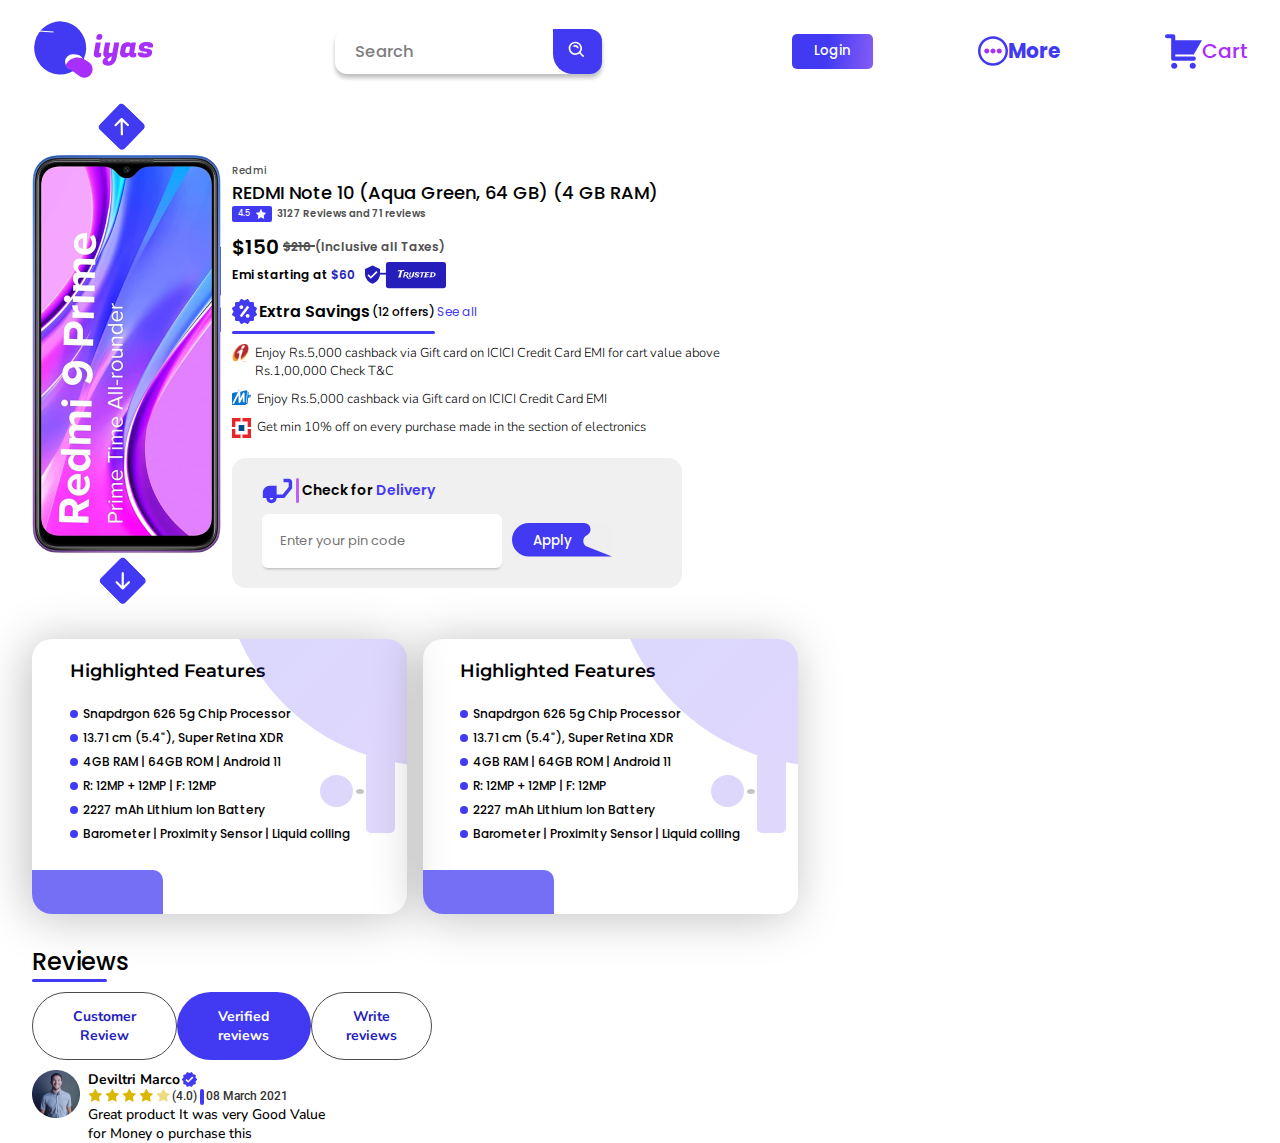
<file: product/index.html>
<!DOCTYPE html>
<html lang="en">

<head>
    <meta charset="UTF-8">
    <meta http-equiv="X-UA-Compatible" content="IE=edge">
    <meta name="viewport" content="width=device-width, initial-scale=1.0">
    <title>Forward Page</title>
</head>

<body>
    Loading
</body>
<script>
    if (window.innerWidth > 750) {
        window.location.href = "/product/pc";
    }
    else {
        window.location.href = "/product/mobile";
    }
</script>

</html>
</file>
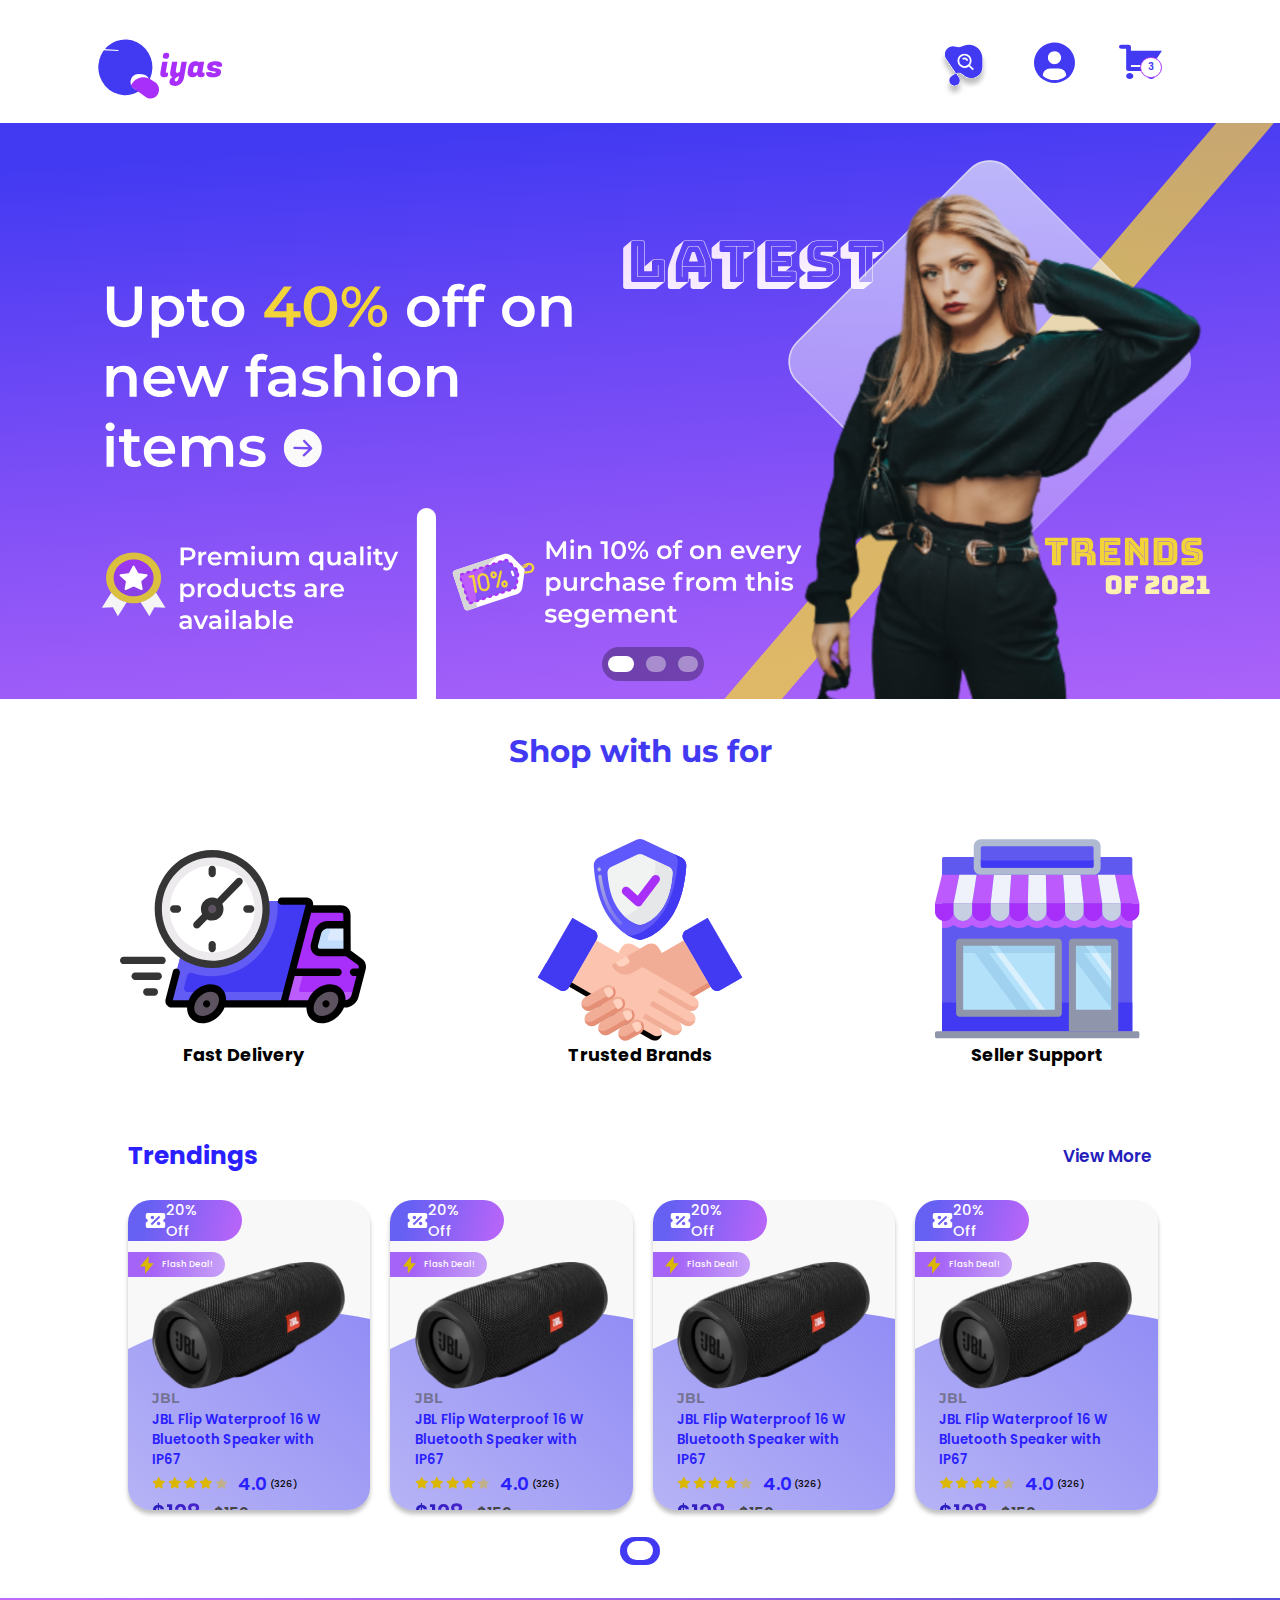
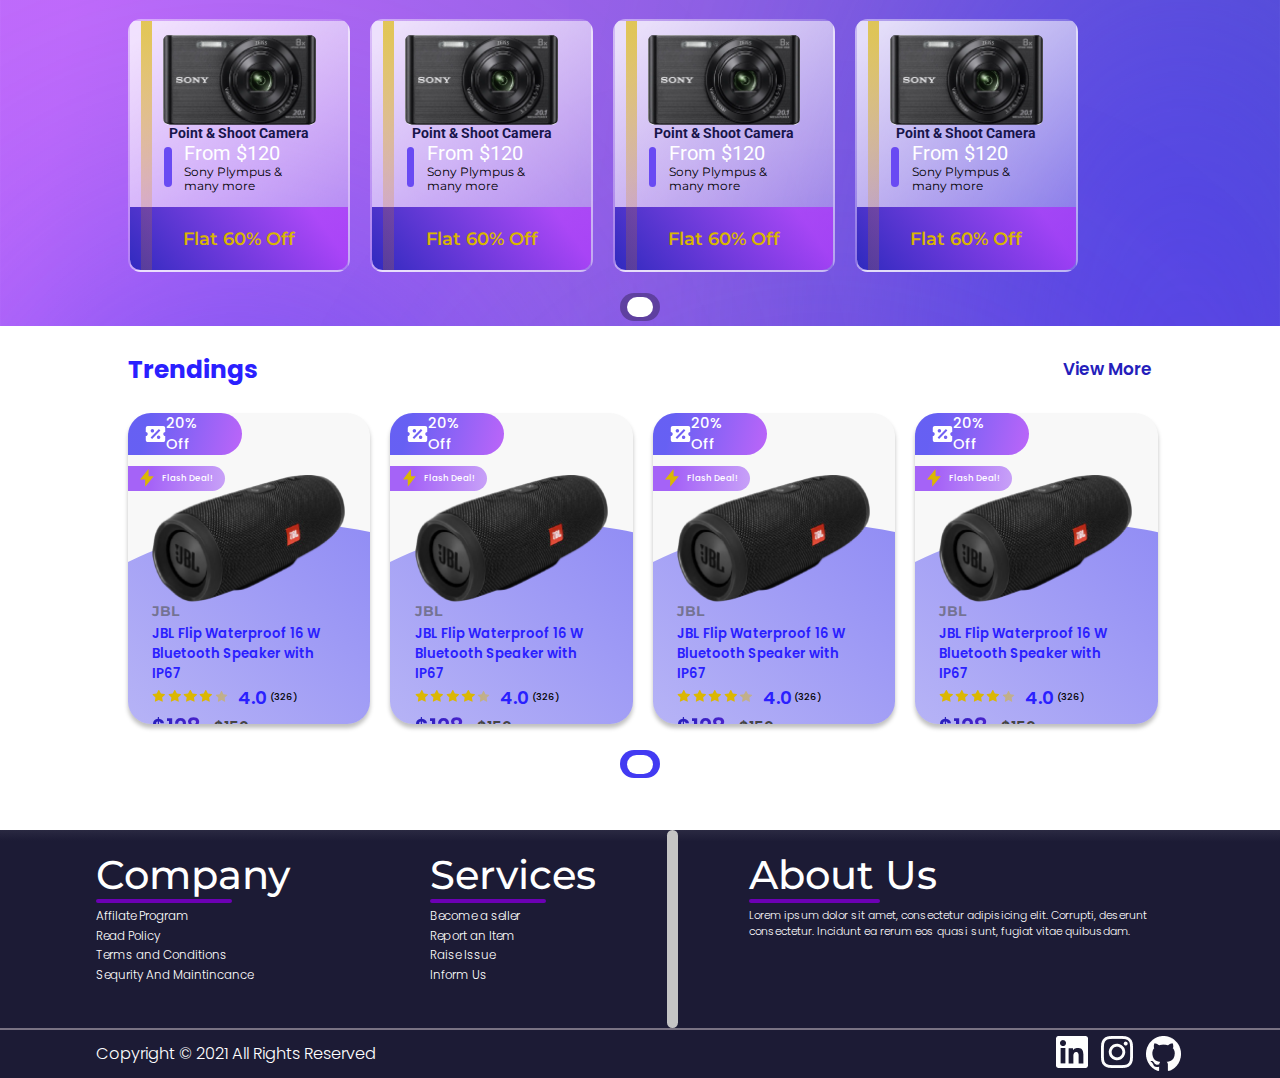
<file: home/mobile/index.html>
<!DOCTYPE html>
<html lang="en">

<head>
    <meta charset="UTF-8">
    <meta http-equiv="X-UA-Compatible" content="IE=edge">
    <meta name="viewport" content="width=device-width, initial-scale=1.0">
    <title>Quias</title>
    <link rel="stylesheet" href="style/style.css">
</head>

<body>
    <nav>
        <div class="inner-nav">
            <div class="logo">
                <span><img src="files/logo.svg" alt="">
            </div>
            </span>
            <div class="icons">
                <div id="search"><img src="files/Search.svg" alt=""></div>
                <div id="user"><img src="files/user.svg" alt=""></div>
                <div id="cart">
                    <img onClick="redirect('/checkout')" src="files/cart.svg" alt="">
                    <div id="c-items">3</div>
                </div>
            </div>
        </div>
    </nav>
    <section class="slider">
        <div class="img-slider">
            <div class="observer">
                <div class="o-circle s-active"></div>
                <div class="o-circle"></div>
                <div class="o-circle"></div>

            </div>
            <div class="slides"><img src="files/s1.svg" alt=""></div>
        </div>
    </section>
    <section class="benfits">
        <h1 id="head">Shop with us for</h1>
        <div class="b-imges">
            <div class="logo-b"><img src="files/Van-3.svg" alt="">
                <h2>Fast Delivery</h2>
            </div>
            <div class="logo-b"><img src="files/hands-3.svg" alt="">
                <h2>Trusted Brands</h2>
            </div>
            <div class="logo-b"><img src="files/Shop-3.svg" alt="">
                <h2>Seller Support</h2>
            </div>
        </div>
    </section>
    <section class="product-slider-section slider-1">
        <div class="inner-trending">
            <div id="banner">
                <h2>Trendings</h2>
                <a href="">View More</a>
            </div>
            <div class="p-slider">
                <div class="card-area">
                    <!-- Card strt -->
                    <div class="card">
                        <div class="c-background"></div>
                        <div class="c-offers">
                            <div class="discount">
                                <span>
                                    <img src="files/discount.svg" alt="Henlo">
                                    <h3>20% Off</h3>
                                </span>
                            </div>
                            <div class="flashdeal">
                                <span>
                                    <img src="files/flash.svg" alt="">
                                    <h3>Flash Deal!</h3>
                                </span>
                            </div>
                        </div>
                        <div class="product"><img src="files/jbl.png" alt=""></div>
                        <div class="info">
                            <div class="h-title">
                                <h4>JBL</h4>
                                <p>JBL Flip Waterproof 16 W Bluetooth Speaker with IP67</p>
                            </div>
                            <div class="ratings">
                                <div class="stars">
                                    <img src="files/star.svg" alt="">
                                    <img src="files/star.svg" alt="">
                                    <img src="files/star.svg" alt="">
                                    <img src="files/star.svg" alt="">
                                    <img src="files/unstar.svg" alt="">
                                </div>
                                <h3>4.0</h3>
                                <p>(326)</p>
                            </div>
                            <div class="price">
                                <h1>$128</h1>
                                <div class="cut-price">
                                    <div class="line"></div>
                                    <h3>$150</h3>
                                </div>

                            </div>
                        </div>
                    </div>
                    <!-- Cards Ends here -->
                </div>
            </div>
            <div class="p-obervers">
                <div class="cdiv">
                    <div class="circle"></div>
                </div>
            </div>
        </div>
        </div>
    </section>
    <section class="featured">
        <div class="inner-section">
            <div class="inner-slider">
                <div class="card">
                    <div class="line-overlay"></div>
                    <div class="main-content">
                        <div class="product-img"><img src="files/Camera.png" alt=""></div>
                        <h2>Point & Shoot Camera</h2>
                        <div>
                            <div class="info">
                                <div class="line"></div>
                                <div class="info-text">
                                    <h3 id="start">From $120</h3>
                                    <h3 id="desc">Sony Plympus & many more</h3>
                                </div>
                            </div>
                        </div>
                    </div>
                    <div class="off-section">
                        <h2>Flat 60% Off</h2>
                    </div>
                </div>
            </div>
        </div>
        <div class="observer">
            <div class="o-container">
                <div class="circle"></div>
            </div>
        </div>
    </section>
    <section class="product-slider-section slider-2">
        <div class="inner-trending">
            <div id="banner">
                <h2>Trendings</h2>
                <a href="">View More</a>
            </div>
            <div class="p-slider">
                <div class="card-area">
                    <!-- Card strt -->
                    <div class="card">
                        <div class="c-background"></div>
                        <div class="c-offers">
                            <div class="discount">
                                <span>
                                    <img src="files/discount.svg" alt="Henlo">
                                    <h3>20% Off</h3>
                                </span>
                            </div>
                            <div class="flashdeal">
                                <span>
                                    <img src="files/flash.svg" alt="">
                                    <h3>Flash Deal!</h3>
                                </span>
                            </div>
                        </div>
                        <div class="product"><img src="files/jbl.png" alt=""></div>
                        <div class="info">
                            <div class="h-title">
                                <h4>JBL</h4>
                                <p>JBL Flip Waterproof 16 W Bluetooth Speaker with IP67</p>
                            </div>
                            <div class="ratings">
                                <div class="stars">
                                    <img src="files/star.svg" alt="">
                                    <img src="files/star.svg" alt="">
                                    <img src="files/star.svg" alt="">
                                    <img src="files/star.svg" alt="">
                                    <img src="files/unstar.svg" alt="">
                                </div>
                                <h3>4.0</h3>
                                <p>(326)</p>
                            </div>
                            <div class="price">
                                <h1>$128</h1>
                                <div class="cut-price">
                                    <div class="line"></div>
                                    <h3>$150</h3>
                                </div>

                            </div>
                        </div>
                    </div>
                    <!-- Cards Ends here -->
                </div>
            </div>
            <div class="p-obervers">
                <div class="cdiv">
                    <div class="circle"></div>
                </div>
            </div>
        </div>
        </div>
    </section>
    <section>
        <footer>
            <div class="main-container">
                <div class="inner-container">
                    <div class="f-links">
                        <div class="f-first">
                            <div class="company">
                                <div class="heading">
                                    <h1>Company</h1>
                                    <div id="line"></div>
                                </div>
                                <div class="links">
                                    <a href="">Affilate Program</a>
                                    <a href="">Read Policy</a>
                                    <a href="">Terms and Conditions</a>
                                    <a href="">Sequrity And Maintincance</a>
                                </div>
                            </div>
                            <div class="service">
                                <div class="heading">
                                    <h1>Services</h1>
                                    <div id="line"></div>
                                </div>
                                <div class="links">
                                    <a href="">Become a seller</a>
                                    <a href="">Report an Item</a>
                                    <a href="">Raise Issue</a>
                                    <a href="">Inform Us</a>
                                </div>
                            </div>
                        </div>
                        <div id="line-first"></div>
                        <div class="f-second">
                                <div class="heading">
                                    <h1>About Us</h1>
                                    <div id="line"></div>
                                </div>
                                <div class="text">
                                    <span>
                                    Lorem ipsum dolor sit amet, consectetur adipisicing  elit. Corrupti, deserunt
                                    consectetur. Incidunt ea rerum eos quasi sunt, fugiat vitae quibusdam.
                                </span>
                                </div>
                        </div>
                    </div>
                    <div id="los"></div>
                    <div class="copyright">
                        <div id="cc"><h1>Copyright © 2021 All Rights Reserved</h1></div>
                        <div class="logos">
                            <div id="logo-container">
                                <img src="files/li.png" alt="">
                                <img src="files/ins.png" alt="">
                                <img src="files/gi.png" alt="">
                            </div>
                        </div>
                    </div>
                </div>
            </div>
        </footer>
    </section>

</body>
<script src="app.js"></script>
<script src="js/slider.js"></script>
<script src="/global/app.js"></script>
</html>
</file>
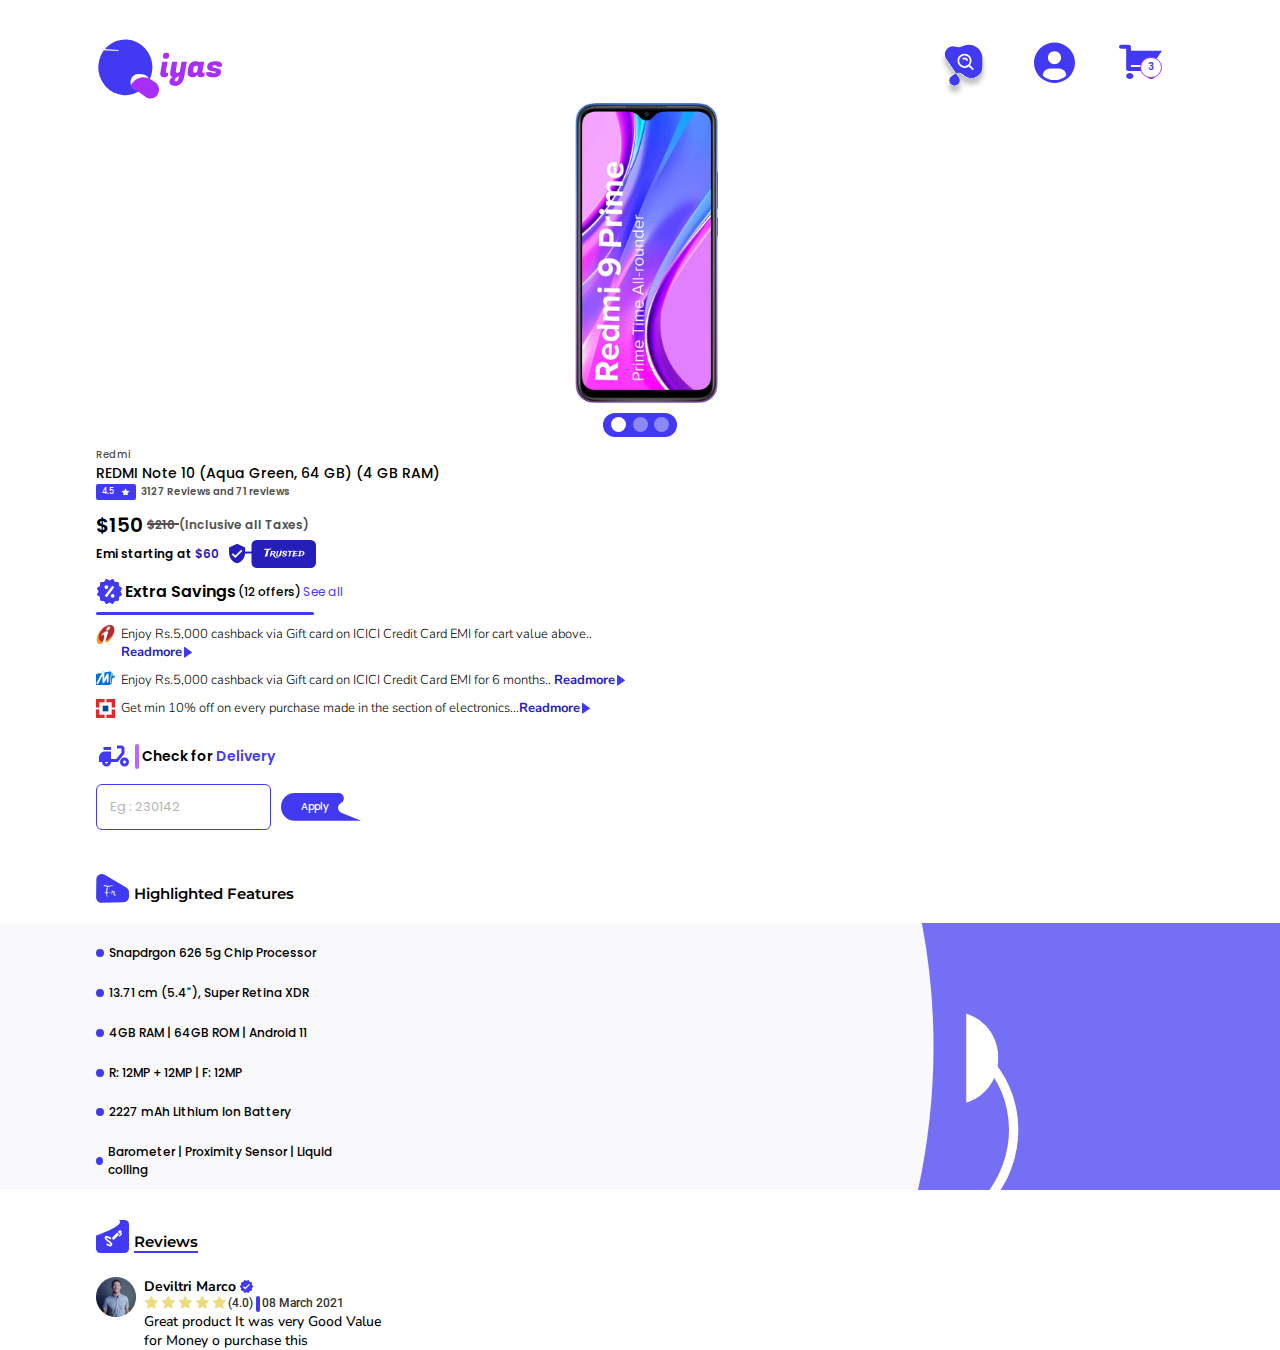
<file: product/mobile/index.html>
<!DOCTYPE html>
<html lang="en">

<head>
    <meta charset="UTF-8">
    <meta http-equiv="X-UA-Compatible" content="IE=edge">
    <meta name="viewport" content="width=device-width, initial-scale=1.0">
    <title>ProductMobile</title>
    <link rel="stylesheet" href="css/style.css">
</head>

<body>
    <nav>
        <div class="inner-nav">
            <div class="logo">
                <span><img src="files/logo.svg" alt="">
            </div>
            </span>
            <div class="icons">
                <div id="search"><img src="files/Search.svg" alt=""></div>
                <div id="user"><img src="files/user.svg" alt=""></div>
                <div id="cart">
                    <img src="files/cart.svg" alt="">
                    <div id="c-items">3</div>
                </div>
            </div>
        </div>
    </nav>
    <section class="prod-slider">
        <div class="inner container">
            <div class="img-container">
                <div class="img-absolute">
                    <img src="files/mobile.png" alt="" draggable="false">
                    <img src="files/mobile.png" alt="" draggable="false">
                    <img class="" src="files/back.png" alt="" draggable="false">
                </div>
            </div>
        </div>
        <div class="indicators">
            <div class="indicator-wrap">
                <div class="indicator first active"></div>
                <div class="indicator"></div>
                <div class="indicator last"></div>
            </div>
        </div>
    </section>
    <section class="details container">
        <div class="details">
            <div class="wrapper">
                <div class="title-r">
                    <div class="t">
                        <h4>Redmi</h4>
                        <h3>REDMI Note 10 (Aqua Green, 64 GB) (4 GB RAM)</h3>
                    </div>
                    <div class="r">
                        <div class="rat">
                            <h5>4.5</h5><img src="files/star.svg" alt="">
                        </div>
                        <h5>3127 Reviews and 71 reviews</h5>
                    </div>
                </div>
                <div class="price">
                    <div class="pri">
                        <h2>$150</h2>
                        <h3>$210 <div class="cut"></div>
                        </h3>
                        <h3>(Inclusive all Taxes)</h3>
                    </div>
                    <div class="emi">
                        <h3>Emi starting at <span>$60</span></h3>
                        <img src="files/trust.svg" alt="">
                    </div>
                </div>
                <div class="savings">
                    <div class="head"><img src="files/offers.svg" alt="">
                        <h2>Extra Savings</h2>
                        <h3>(12 offers)</h3>
                        <h3 id="bl">See all</h3>
                    </div>
                    <div class="offers">
                        <div class="offer">
                            <img src="files/icici.svg" alt="">
                            <h4>
                                Enjoy Rs.5,000 cashback via Gift card on ICICI Credit Card EMI for cart value above..
                                <span>
                                    <h4>Readmore</h4><img src="files/arrow.svg" alt="">
                                </span>
                            </h4>
                        </div>
                        <div class="offer">
                            <img src="files/mobikwik.svg" alt="">
                            <h4>
                                Enjoy Rs.5,000 cashback via Gift card on ICICI Credit Card EMI for 6 months..
                                <span>
                                    <h4>Readmore</h4><img src="files/arrow.svg" alt="">
                                </span>
                            </h4>
                        </div>
                        <div class="offer">
                            <img src="files/hdfc.svg" alt="">
                            <h4>
                                Get min 10% off on every purchase made in the section of electronics...<span>
                                    <h4>Readmore</h4><img src="files/arrow.svg" alt="">
                                </span></h4>
                        </div>
                    </div>

                </div>
                <div class="pincode">
                    <div class="he">
                        <img src="files/scot.svg" alt="">
                        <div class="line"></div>
                        <h3>Check for <span> Delivery</span></h3>
                    </div>
                    <div class="input">
                        <input type="number" placeholder="Eg : 230142" onInput="maxlength(this,6)">
                        <button><img src="files/btnBack.svg" alt="">
                            <h4>Apply</h4>
                        </button>
                    </div>
                </div>
            </div>
        </div>
    </section>
    <section class="highlights">
        <div class="title container">
            <img src="files/high.svg" alt="">
            <h2>Highlighted Features</h2>
        </div>
        <div class="wrap">
            <div class="brp container">
                <div class="br">
                    <span class="dot"></span>
                    <h6>Snapdrgon 626 5g Chip Processor
                    </h6>
                </div>
                <div class="br">
                    <span class="dot"></span>
                    <h6>13.71 cm (5.4"), Super Retina XDR
                    </h6>
                </div>
                <div class="br">
                    <span class="dot"></span>
                    <h6>4GB RAM | 64GB ROM | Android 11
                    </h6>
                </div>
                <div class="br">
                    <span class="dot"></span>
                    <h6>R: 12MP + 12MP | F: 12MP
                    </h6>
                </div>
                <div class="br">
                    <span class="dot"></span>
                    <h6>2227 mAh Lithium Ion Battery
                    </h6>
                </div>
                <div class="br">
                    <span class="dot"></span>

                    <h6>Barometer | Proximity Sensor
                        | Liquid colling
                    </h6>
                </div>
            </div>
        </div>
    </section>
    <section class="reviews-main">
        <div class="title container">
            <img src="files/review.svg" alt=" ">
            <h2>Reviews
                <div class="line"></div>
            </h2>
        </div>
        <div class="reviews container">
            <div class="review">
                <div class="profile">
                    <img src="files/profile.png" alt="">
                </div>
                <div class="det">
                    <div class="nrd">
                        <div class="vname">
                            <h6 class="name">Deviltri Marco</h6>
                            <img src="files/verification.svg" alt="">
                        </div>
                        <div class="rating">
                            <div class="stars">
                                <svg width="14" height="13" viewBox="0 0 14 13" fill="none"
                                    xmlns="http://www.w3.org/2000/svg">
                                    <path class="st"
                                        d="M13.5066 4.45001L9.53941 3.87344L7.76597 0.278131C7.71753 0.179693 7.63785 0.100006 7.53941 0.0515683C7.29253 -0.0703067 6.99253 0.0312558 6.8691 0.278131L5.09566 3.87344L1.12847 4.45001C1.0191 4.46563 0.919097 4.51719 0.842534 4.59532C0.749974 4.69045 0.69897 4.81844 0.700728 4.95117C0.702485 5.08389 0.756862 5.21048 0.851909 5.30313L3.72222 8.10157L3.0441 12.0531C3.02819 12.1451 3.03837 12.2396 3.07346 12.326C3.10855 12.4125 3.16716 12.4873 3.24264 12.5422C3.31812 12.597 3.40745 12.6296 3.5005 12.6362C3.59355 12.6428 3.6866 12.6233 3.7691 12.5797L7.31753 10.7141L10.866 12.5797C10.9628 12.6313 11.0753 12.6484 11.1832 12.6297C11.455 12.5828 11.6378 12.325 11.591 12.0531L10.9128 8.10157L13.7832 5.30313C13.8613 5.22657 13.9128 5.12657 13.9285 5.01719C13.9707 4.74376 13.78 4.49063 13.5066 4.45001Z"
                                        fill="#DBB702" />
                                </svg>
                                <svg width="14" height="13" viewBox="0 0 14 13" fill="none"
                                    xmlns="http://www.w3.org/2000/svg">
                                    <path class="st"
                                        d="M13.5066 4.45001L9.53941 3.87344L7.76597 0.278131C7.71753 0.179693 7.63785 0.100006 7.53941 0.0515683C7.29253 -0.0703067 6.99253 0.0312558 6.8691 0.278131L5.09566 3.87344L1.12847 4.45001C1.0191 4.46563 0.919097 4.51719 0.842534 4.59532C0.749974 4.69045 0.69897 4.81844 0.700728 4.95117C0.702485 5.08389 0.756862 5.21048 0.851909 5.30313L3.72222 8.10157L3.0441 12.0531C3.02819 12.1451 3.03837 12.2396 3.07346 12.326C3.10855 12.4125 3.16716 12.4873 3.24264 12.5422C3.31812 12.597 3.40745 12.6296 3.5005 12.6362C3.59355 12.6428 3.6866 12.6233 3.7691 12.5797L7.31753 10.7141L10.866 12.5797C10.9628 12.6313 11.0753 12.6484 11.1832 12.6297C11.455 12.5828 11.6378 12.325 11.591 12.0531L10.9128 8.10157L13.7832 5.30313C13.8613 5.22657 13.9128 5.12657 13.9285 5.01719C13.9707 4.74376 13.78 4.49063 13.5066 4.45001Z"
                                        fill="#DBB702" />
                                </svg>
                                <svg width="14" height="13" viewBox="0 0 14 13" fill="none"
                                    xmlns="http://www.w3.org/2000/svg">
                                    <path class="st"
                                        d="M13.5066 4.45001L9.53941 3.87344L7.76597 0.278131C7.71753 0.179693 7.63785 0.100006 7.53941 0.0515683C7.29253 -0.0703067 6.99253 0.0312558 6.8691 0.278131L5.09566 3.87344L1.12847 4.45001C1.0191 4.46563 0.919097 4.51719 0.842534 4.59532C0.749974 4.69045 0.69897 4.81844 0.700728 4.95117C0.702485 5.08389 0.756862 5.21048 0.851909 5.30313L3.72222 8.10157L3.0441 12.0531C3.02819 12.1451 3.03837 12.2396 3.07346 12.326C3.10855 12.4125 3.16716 12.4873 3.24264 12.5422C3.31812 12.597 3.40745 12.6296 3.5005 12.6362C3.59355 12.6428 3.6866 12.6233 3.7691 12.5797L7.31753 10.7141L10.866 12.5797C10.9628 12.6313 11.0753 12.6484 11.1832 12.6297C11.455 12.5828 11.6378 12.325 11.591 12.0531L10.9128 8.10157L13.7832 5.30313C13.8613 5.22657 13.9128 5.12657 13.9285 5.01719C13.9707 4.74376 13.78 4.49063 13.5066 4.45001Z"
                                        fill="#DBB702" />
                                </svg>
                                <svg width="14" height="13" viewBox="0 0 14 13" fill="none"
                                    xmlns="http://www.w3.org/2000/svg">
                                    <path class="st"
                                        d="M13.5066 4.45001L9.53941 3.87344L7.76597 0.278131C7.71753 0.179693 7.63785 0.100006 7.53941 0.0515683C7.29253 -0.0703067 6.99253 0.0312558 6.8691 0.278131L5.09566 3.87344L1.12847 4.45001C1.0191 4.46563 0.919097 4.51719 0.842534 4.59532C0.749974 4.69045 0.69897 4.81844 0.700728 4.95117C0.702485 5.08389 0.756862 5.21048 0.851909 5.30313L3.72222 8.10157L3.0441 12.0531C3.02819 12.1451 3.03837 12.2396 3.07346 12.326C3.10855 12.4125 3.16716 12.4873 3.24264 12.5422C3.31812 12.597 3.40745 12.6296 3.5005 12.6362C3.59355 12.6428 3.6866 12.6233 3.7691 12.5797L7.31753 10.7141L10.866 12.5797C10.9628 12.6313 11.0753 12.6484 11.1832 12.6297C11.455 12.5828 11.6378 12.325 11.591 12.0531L10.9128 8.10157L13.7832 5.30313C13.8613 5.22657 13.9128 5.12657 13.9285 5.01719C13.9707 4.74376 13.78 4.49063 13.5066 4.45001Z"
                                        fill="#DBB702" />
                                </svg>
                                <svg width="14" height="13" viewBox="0 0 14 13" fill="none"
                                    xmlns="http://www.w3.org/2000/svg">
                                    <path class="st"
                                        d="M13.5066 4.45001L9.53941 3.87344L7.76597 0.278131C7.71753 0.179693 7.63785 0.100006 7.53941 0.0515683C7.29253 -0.0703067 6.99253 0.0312558 6.8691 0.278131L5.09566 3.87344L1.12847 4.45001C1.0191 4.46563 0.919097 4.51719 0.842534 4.59532C0.749974 4.69045 0.69897 4.81844 0.700728 4.95117C0.702485 5.08389 0.756862 5.21048 0.851909 5.30313L3.72222 8.10157L3.0441 12.0531C3.02819 12.1451 3.03837 12.2396 3.07346 12.326C3.10855 12.4125 3.16716 12.4873 3.24264 12.5422C3.31812 12.597 3.40745 12.6296 3.5005 12.6362C3.59355 12.6428 3.6866 12.6233 3.7691 12.5797L7.31753 10.7141L10.866 12.5797C10.9628 12.6313 11.0753 12.6484 11.1832 12.6297C11.455 12.5828 11.6378 12.325 11.591 12.0531L10.9128 8.10157L13.7832 5.30313C13.8613 5.22657 13.9128 5.12657 13.9285 5.01719C13.9707 4.74376 13.78 4.49063 13.5066 4.45001Z"
                                        fill="#DBB702" />
                                </svg>
                            </div>
                            <p>(4.0)</p>
                            <span class="line"></span>
                            <div class="date">
                                <span class="date"> 08</span> <span class="month"> March </span> <span class="year">
                                    2021</span>
                            </div>
                        </div>
                    </div>
                    <div class="rev">
                        <p>Great product It was very Good Value for Money o purchase this</p>
                    </div>
                </div>
            </div>
        </div>
    </section>

</body>
<script src="js/app.js"></script>
<script src="/global/app.js"></script>
</html>
</file>
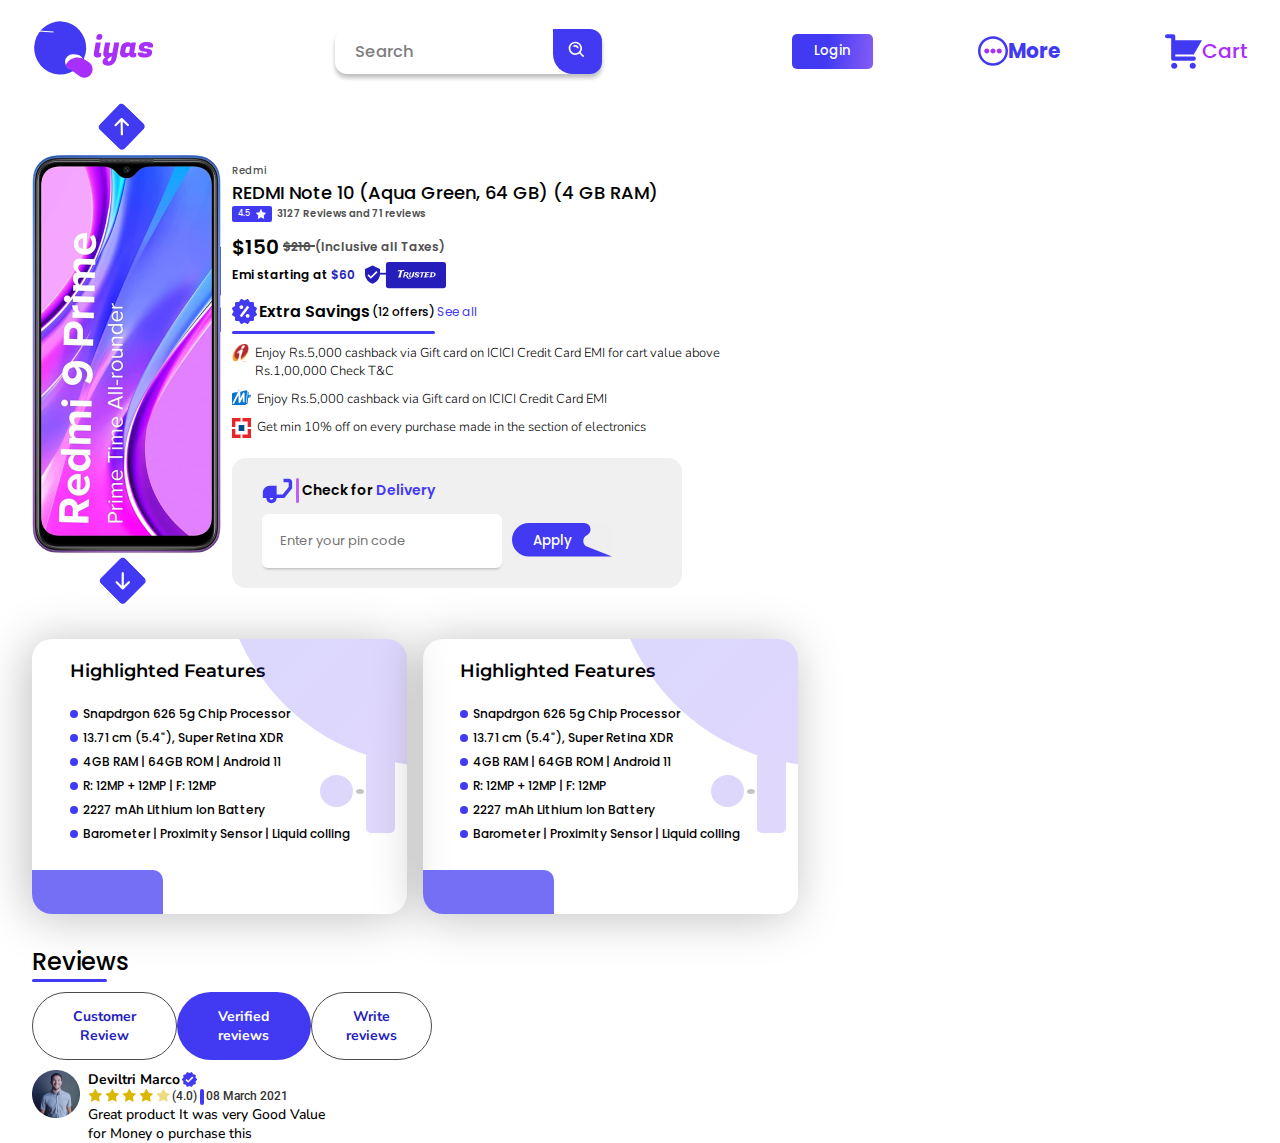
<file: product/pc/index.html>
<!DOCTYPE html>
<html lang="en">

<head>
    <meta charset="UTF-8">
    <meta http-equiv="X-UA-Compatible" content="IE=edge">
    <meta name="viewport" content="width=device-width, initial-scale=1.0">
    <link rel="stylesheet" href="styles/style.css">
    <title>Product</title>
</head>

<body>
    <div class="block">
        Soory
    </div>
    <nav class="jc">
        <div class="inner-nav">
            <div class="logo flex">
                <img src="files/logo.svg" alt="">
            </div>
            <div class="search-box">
                <div class="box-wrapper">
                    <input type="text" placeholder="Search">
                    <button><img src="files/search.svg" alt=""></button>
                </div>
            </div>
            <ul class="flex">
                <li><Button>Login</Button></li>
                <li id="more"><img src="files/more.svg" alt="More">More</li>
                <li id="cart"><img src="files/Crat.svg" alt="Cart">Cart</li>
            </ul>
        </div>
    </nav>
    <section class="main">
        <div class="secf1">
            <div class="slider">
                <button class="upButton"><img src="files/btnUp.svg" alt="Up"></button>
                <div class="img-container">
                    <img src="files/mobile.png" alt="Subject">
                    <img src="files/back.png" alt="Subject">
                    <img src="files/tilt.png" alt="Subject">
                </div>
                <Button class="downButton"><img src="files/btnDown.svg" alt="Down"></Button>
            </div>
            <div class="details">
                <div class="wrapper">
                    <div class="title-r">
                        <div class="t">
                            <h4>Redmi</h4>
                            <h3>REDMI Note 10 (Aqua Green, 64 GB) (4 GB RAM)</h3>
                        </div>
                        <div class="r">
                            <div class="rat">
                                <h5>4.5</h5><img src="files/star.svg" alt="">
                            </div>
                            <h5>3127 Reviews and 71 reviews</h5>
                        </div>
                    </div>
                    <div class="price">
                        <div class="pri">
                            <h2>$150</h2>
                            <h3>$210 <div class="cut"></div>
                            </h3>
                            <h3>(Inclusive all Taxes)</h3>
                        </div>
                        <div class="emi">
                            <h3>Emi starting at <span>$60</span></h3>
                            <img src="files/trust.svg" alt="">
                        </div>
                    </div>
                    <div class="savings">
                        <div class="head"><img src="files/offers.svg" alt="">
                            <h2>Extra Savings</h2>
                            <h3>(12 offers)</h3>
                            <h3 id="bl">See all</h3>
                        </div>
                        <div class="offers">
                            <div class="offer">
                                <img src="files/icici.svg" alt="">
                                <h4>
                                    Enjoy Rs.5,000 cashback via Gift card on ICICI Credit Card EMI for cart value above
                                    Rs.1,00,000 Check T&C</h4>
                            </div>
                            <div class="offer">
                                <img src="files/mobikwik.svg" alt="">
                                <h4>
                                    Enjoy Rs.5,000 cashback via Gift card on ICICI Credit Card EMI</h4>
                            </div>
                            <div class="offer">
                                <img src="files/hdfc.svg" alt="">
                                <h4>
                                    Get min 10% off on every purchase made in the section of electronics</h4>
                            </div>
                        </div>

                    </div>
                    <div class="pincode">
                        <div class="he">
                            <img src="files/scot.svg" alt="">
                            <div class="line"></div>
                            <h3>Check for <span> Delivery</span></h3>
                        </div>
                        <div class="input">
                            <input type="text" placeholder="Enter your pin code">
                            <button><img src="files/btnBack.svg" alt="">
                                <h4>Apply</h4>
                            </button>
                        </div>
                    </div>
                </div>
            </div>
        </div>
        <div class="secf2">
            <div class="wrap">
                <div class="box">
                    <div class="inner">
                        <h3>Highlighted Features</h3>
                        <div class="brp">
                            <div class="br">
                                <span class="dot"></span>
                                <h6>Snapdrgon 626 5g Chip Processor
                                </h6>
                            </div>
                            <div class="br">
                                <span class="dot"></span>
                                <h6>13.71 cm (5.4"), Super Retina XDR
                                </h6>
                            </div>
                            <div class="br">
                                <span class="dot"></span>
                                <h6>4GB RAM | 64GB ROM | Android 11
                                </h6>
                            </div>
                            <div class="br">
                                <span class="dot"></span>
                                <h6>R: 12MP + 12MP | F: 12MP
                                </h6>
                            </div>
                            <div class="br">
                                <span class="dot"></span>
                                <h6>2227 mAh Lithium Ion Battery
                                </h6>
                            </div>
                            <div class="br">
                                <span class="dot"></span>

                                <h6>Barometer | Proximity Sensor
                                    | Liquid colling
                                </h6>
                            </div>
                        </div>
                    </div>
                    <div class="d1"></div>
                    <div class="d2">
                        <img src="files/backspec.svg" alt="">
                    </div>
                </div>
                <div class="box">
                    <div class="inner">
                        <h3>Highlighted Features</h3>
                        <div class="brp">
                            <div class="br">
                                <span class="dot"></span>
                                <h6>Snapdrgon 626 5g Chip Processor
                                </h6>
                            </div>
                            <div class="br">
                                <span class="dot"></span>
                                <h6>13.71 cm (5.4"), Super Retina XDR
                                </h6>
                            </div>
                            <div class="br">
                                <span class="dot"></span>
                                <h6>4GB RAM | 64GB ROM | Android 11
                                </h6>
                            </div>
                            <div class="br">
                                <span class="dot"></span>
                                <h6>R: 12MP + 12MP | F: 12MP
                                </h6>
                            </div>
                            <div class="br">
                                <span class="dot"></span>
                                <h6>2227 mAh Lithium Ion Battery
                                </h6>
                            </div>
                            <div class="br">
                                <span class="dot"></span>

                                <h6>Barometer | Proximity Sensor
                                    | Liquid colling
                                </h6>
                            </div>
                        </div>
                    </div>
                    <div class="d1"></div>
                    <div class="d2">
                        <img src="files/backspec.svg" alt="">
                    </div>
                </div>
            </div>
        </div>
        <div class="secf3">
            <div class="rehead">
                <div class="heading">
                    <h2> Reviews </h2>
                    <span class="line"></span>
                </div>
                <div class="review-btns">
                    <button>Customer Review</button>
                    <button class="active">Verified reviews</button>
                    <button>Write reviews</button>
                </div>
            </div>
            <div class="reviews">
                <div class="review">
                    <div class="profile">
                        <img src="files/profile.png" alt="">
                    </div>
                    <div class="det">
                        <div class="nrd">
                            <div class="vname">
                                <h6 class="name">Deviltri Marco</h6>
                                <img src="files/verification.svg" alt="">
                            </div>
                            <div class="rating">
                                <div class="stars">
                                    <svg width="14" height="13" viewBox="0 0 14 13" fill="none"
                                        xmlns="http://www.w3.org/2000/svg">
                                        <path class="st"
                                            d="M13.5066 4.45001L9.53941 3.87344L7.76597 0.278131C7.71753 0.179693 7.63785 0.100006 7.53941 0.0515683C7.29253 -0.0703067 6.99253 0.0312558 6.8691 0.278131L5.09566 3.87344L1.12847 4.45001C1.0191 4.46563 0.919097 4.51719 0.842534 4.59532C0.749974 4.69045 0.69897 4.81844 0.700728 4.95117C0.702485 5.08389 0.756862 5.21048 0.851909 5.30313L3.72222 8.10157L3.0441 12.0531C3.02819 12.1451 3.03837 12.2396 3.07346 12.326C3.10855 12.4125 3.16716 12.4873 3.24264 12.5422C3.31812 12.597 3.40745 12.6296 3.5005 12.6362C3.59355 12.6428 3.6866 12.6233 3.7691 12.5797L7.31753 10.7141L10.866 12.5797C10.9628 12.6313 11.0753 12.6484 11.1832 12.6297C11.455 12.5828 11.6378 12.325 11.591 12.0531L10.9128 8.10157L13.7832 5.30313C13.8613 5.22657 13.9128 5.12657 13.9285 5.01719C13.9707 4.74376 13.78 4.49063 13.5066 4.45001Z"
                                            fill="#DBB702" />
                                    </svg>
                                    <svg width="14" height="13" viewBox="0 0 14 13" fill="none"
                                        xmlns="http://www.w3.org/2000/svg">
                                        <path class="st"
                                            d="M13.5066 4.45001L9.53941 3.87344L7.76597 0.278131C7.71753 0.179693 7.63785 0.100006 7.53941 0.0515683C7.29253 -0.0703067 6.99253 0.0312558 6.8691 0.278131L5.09566 3.87344L1.12847 4.45001C1.0191 4.46563 0.919097 4.51719 0.842534 4.59532C0.749974 4.69045 0.69897 4.81844 0.700728 4.95117C0.702485 5.08389 0.756862 5.21048 0.851909 5.30313L3.72222 8.10157L3.0441 12.0531C3.02819 12.1451 3.03837 12.2396 3.07346 12.326C3.10855 12.4125 3.16716 12.4873 3.24264 12.5422C3.31812 12.597 3.40745 12.6296 3.5005 12.6362C3.59355 12.6428 3.6866 12.6233 3.7691 12.5797L7.31753 10.7141L10.866 12.5797C10.9628 12.6313 11.0753 12.6484 11.1832 12.6297C11.455 12.5828 11.6378 12.325 11.591 12.0531L10.9128 8.10157L13.7832 5.30313C13.8613 5.22657 13.9128 5.12657 13.9285 5.01719C13.9707 4.74376 13.78 4.49063 13.5066 4.45001Z"
                                            fill="#DBB702" />
                                    </svg>
                                    <svg width="14" height="13" viewBox="0 0 14 13" fill="none"
                                        xmlns="http://www.w3.org/2000/svg">
                                        <path class="st"
                                            d="M13.5066 4.45001L9.53941 3.87344L7.76597 0.278131C7.71753 0.179693 7.63785 0.100006 7.53941 0.0515683C7.29253 -0.0703067 6.99253 0.0312558 6.8691 0.278131L5.09566 3.87344L1.12847 4.45001C1.0191 4.46563 0.919097 4.51719 0.842534 4.59532C0.749974 4.69045 0.69897 4.81844 0.700728 4.95117C0.702485 5.08389 0.756862 5.21048 0.851909 5.30313L3.72222 8.10157L3.0441 12.0531C3.02819 12.1451 3.03837 12.2396 3.07346 12.326C3.10855 12.4125 3.16716 12.4873 3.24264 12.5422C3.31812 12.597 3.40745 12.6296 3.5005 12.6362C3.59355 12.6428 3.6866 12.6233 3.7691 12.5797L7.31753 10.7141L10.866 12.5797C10.9628 12.6313 11.0753 12.6484 11.1832 12.6297C11.455 12.5828 11.6378 12.325 11.591 12.0531L10.9128 8.10157L13.7832 5.30313C13.8613 5.22657 13.9128 5.12657 13.9285 5.01719C13.9707 4.74376 13.78 4.49063 13.5066 4.45001Z"
                                            fill="#DBB702" />
                                    </svg>
                                    <svg width="14" height="13" viewBox="0 0 14 13" fill="none"
                                        xmlns="http://www.w3.org/2000/svg">
                                        <path class="st"
                                            d="M13.5066 4.45001L9.53941 3.87344L7.76597 0.278131C7.71753 0.179693 7.63785 0.100006 7.53941 0.0515683C7.29253 -0.0703067 6.99253 0.0312558 6.8691 0.278131L5.09566 3.87344L1.12847 4.45001C1.0191 4.46563 0.919097 4.51719 0.842534 4.59532C0.749974 4.69045 0.69897 4.81844 0.700728 4.95117C0.702485 5.08389 0.756862 5.21048 0.851909 5.30313L3.72222 8.10157L3.0441 12.0531C3.02819 12.1451 3.03837 12.2396 3.07346 12.326C3.10855 12.4125 3.16716 12.4873 3.24264 12.5422C3.31812 12.597 3.40745 12.6296 3.5005 12.6362C3.59355 12.6428 3.6866 12.6233 3.7691 12.5797L7.31753 10.7141L10.866 12.5797C10.9628 12.6313 11.0753 12.6484 11.1832 12.6297C11.455 12.5828 11.6378 12.325 11.591 12.0531L10.9128 8.10157L13.7832 5.30313C13.8613 5.22657 13.9128 5.12657 13.9285 5.01719C13.9707 4.74376 13.78 4.49063 13.5066 4.45001Z"
                                            fill="#DBB702" />
                                    </svg>
                                    <svg width="14" height="13" viewBox="0 0 14 13" fill="none"
                                        xmlns="http://www.w3.org/2000/svg">
                                        <path class="st"
                                            d="M13.5066 4.45001L9.53941 3.87344L7.76597 0.278131C7.71753 0.179693 7.63785 0.100006 7.53941 0.0515683C7.29253 -0.0703067 6.99253 0.0312558 6.8691 0.278131L5.09566 3.87344L1.12847 4.45001C1.0191 4.46563 0.919097 4.51719 0.842534 4.59532C0.749974 4.69045 0.69897 4.81844 0.700728 4.95117C0.702485 5.08389 0.756862 5.21048 0.851909 5.30313L3.72222 8.10157L3.0441 12.0531C3.02819 12.1451 3.03837 12.2396 3.07346 12.326C3.10855 12.4125 3.16716 12.4873 3.24264 12.5422C3.31812 12.597 3.40745 12.6296 3.5005 12.6362C3.59355 12.6428 3.6866 12.6233 3.7691 12.5797L7.31753 10.7141L10.866 12.5797C10.9628 12.6313 11.0753 12.6484 11.1832 12.6297C11.455 12.5828 11.6378 12.325 11.591 12.0531L10.9128 8.10157L13.7832 5.30313C13.8613 5.22657 13.9128 5.12657 13.9285 5.01719C13.9707 4.74376 13.78 4.49063 13.5066 4.45001Z"
                                            fill="#DBB702" />
                                    </svg>
                                </div>
                                <p>(4.0)</p>
                                <span class="line"></span>
                                <div class="date">
                                    <span class="date"> 08</span> <span class="month"> March </span> <span class="year">
                                        2021</span>
                                </div>
                            </div>
                        </div>
                        <div class="rev">
                            <p>Great product It was very Good Value for Money o purchase this</p>
                        </div>
                    </div>
                </div>
            </div>
        </div>
    </section>
</body>
<script src="js/app.js"></script>
<script src="/global/app.js"></script>
</html>
</file>
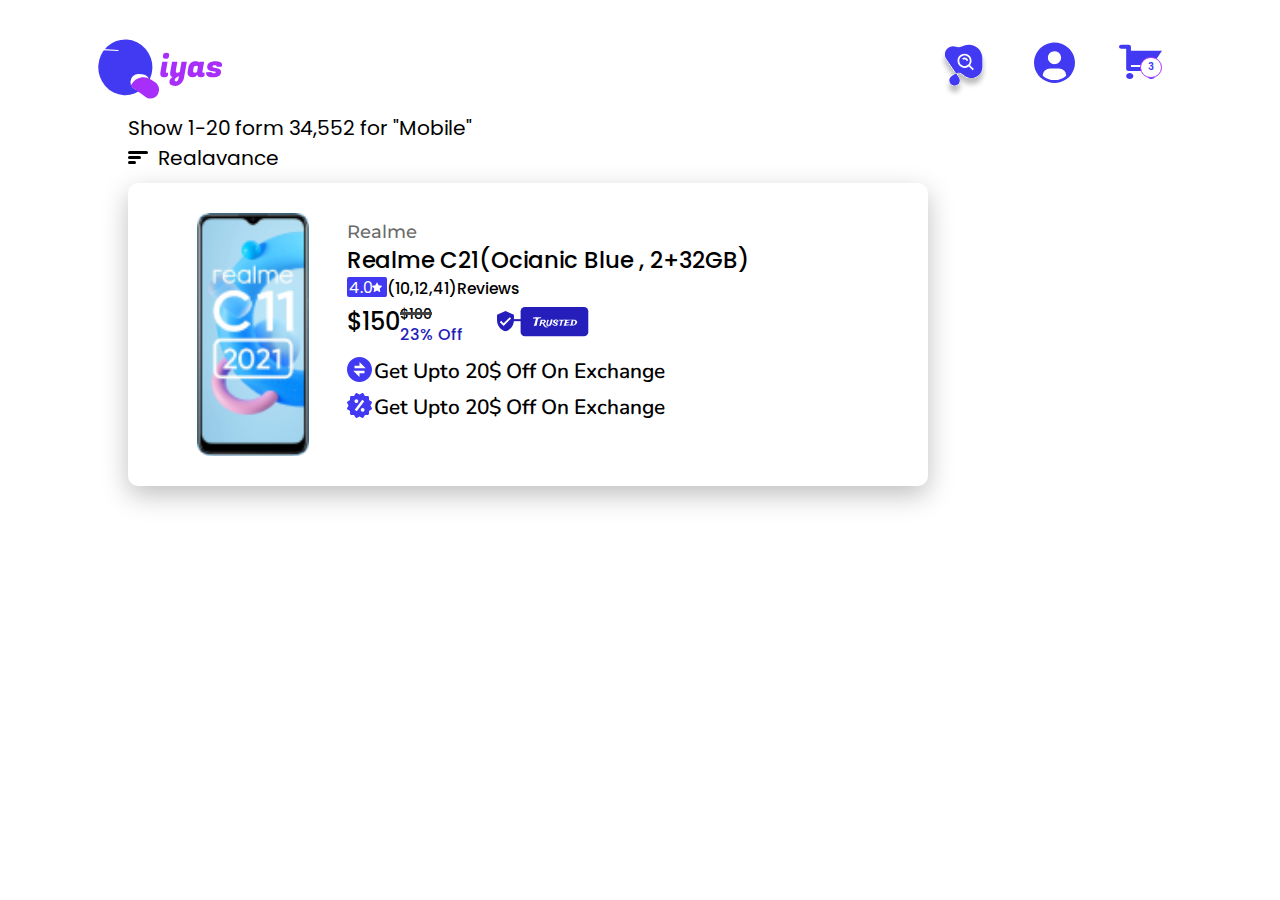
<file: spod/mobile/index.html>
<!DOCTYPE html>
<html lang="en">

<head>
    <meta charset="UTF-8">
    <meta http-equiv="X-UA-Compatible" content="IE=edge">
    <meta name="viewport" content="width=device-width, initial-scale=1">
    <title>Quis</title>
    <link rel="stylesheet" href="style/style.css">
</head>

<body>
    <nav>
        <div class="inner-nav">
            <div class="logo">
                <span><img src="files/logo.svg" alt="">
            </div>
            </span>
            <div class="icons">
                <div id="search"><img src="files/Search.svg" alt=""></div>
                <div id="user"><img src="files/user.svg" alt=""></div>
                <div id="cart">
                    <img src="files/cart.svg" alt="">
                    <div id="c-items">3</div>
                </div>
            </div>
        </div>
    </nav>
    <section class="content-search">
        <div class="section-wrapper">
            <div class="search-info">
                <h2>Show 1-20 form 34,552 for "Mobile"</h2>
                <div class="sort-by">
                    <div class="lines">
                        <div class="line"></div>
                        <div class="line l1"></div>
                        <div class="line l2"></div>
                    </div>
                    <h2 id="rel">Realavance</h2>
                </div>
            </div>
        </div>
    </section>
    <section class="search-content">
        <div class="card">
            <div class="dash"></div>
            <div class="inner-card">
                <div class="content">
                    <div class="image"><img src="files/mobile.png" alt=""></div>
                    <div class="details">
                        <div class="title">
                            <h3>Realme</h3>
                            <h2>Realme C21(Ocianic Blue , 2+32GB)</h2>
                        </div>
                        <div class="reviews">
                            <div class="rating"><span>4.0 </span> <img src="files/star.svg" alt=""></div>
                            <div class="review">(10,12,41) <span> Reviews</span></div>
                        </div>
                        <div class="price-trust">
                            <div class="price">
                                <h2>$150</h2>
                                <div class="prev-price">
                                    <div class="cut-price"> <span> $180 <div class="cut"></div> </span>
                                    </div>
                                    <h2>23% Off</h2>
                                </div>
                            </div>
                            <div class="trust"><img src="files/trust.svg" alt=""></div>
                        </div>
                        <div class="offers">
                            <div class="plate">
                                <div class="p-image">
                                    <img src="files/exchange.svg" alt="">
                                </div>
                                <h2>Get Upto 20$ Off On Exchange </h2>
                            </div>
                            <div class="plate">
                                <div class="p-image">
                                    <img src="files/offer.svg" alt="">
                                </div>
                                <h2>Get Upto 20$ Off On Exchange </h2>
                            </div>
                        </div>
                    </div>
                </div>
            </div>
        </div>
    </section>
</body>
<script src="/global/app.js"></script>

</html>
</file>
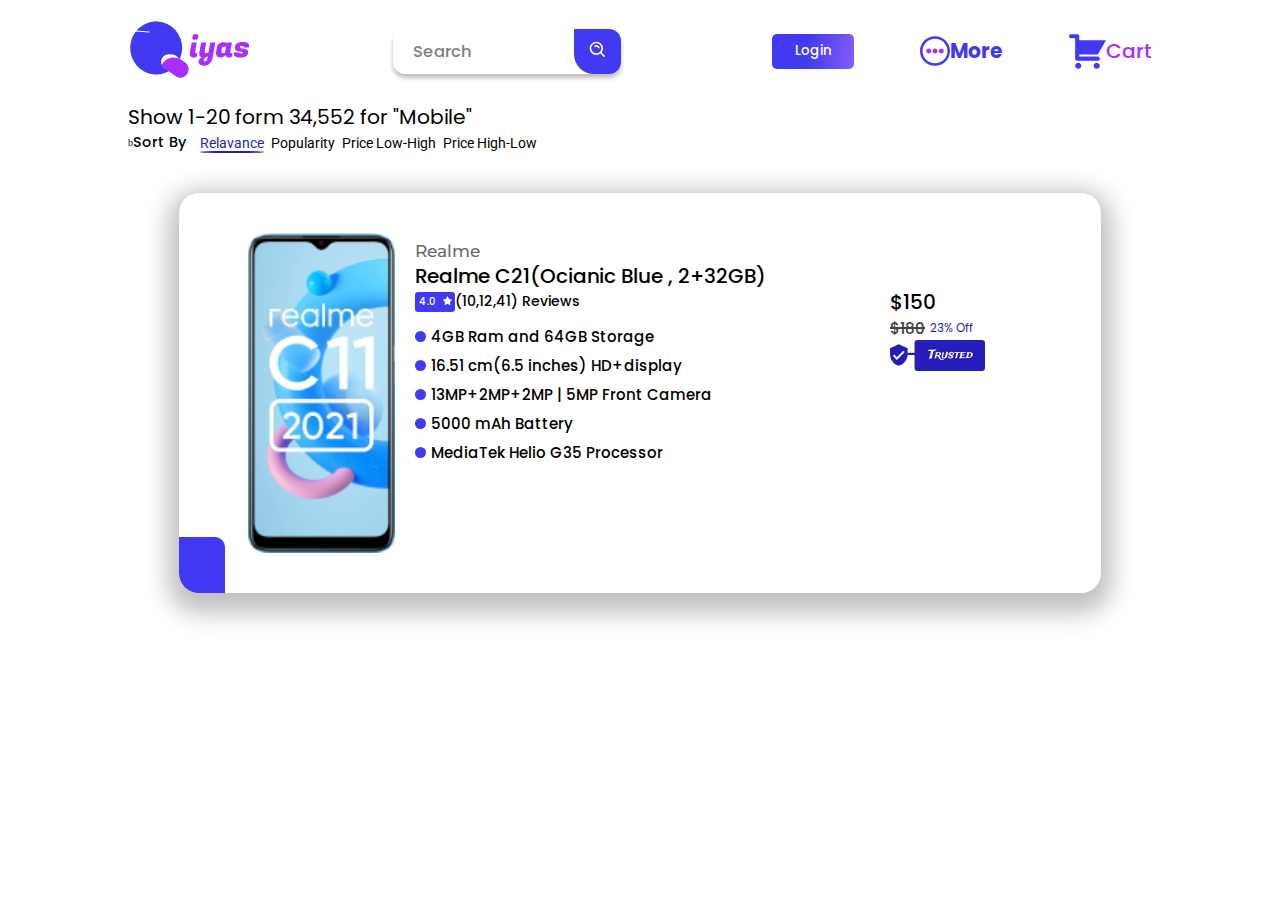
<file: spod/pc/index.html>
<!DOCTYPE html>
<html lang="en">

<head>
    <meta charset="UTF-8">
    <meta http-equiv="X-UA-Compatible" content="IE=edge">
    <meta name="viewport" content="width=device-width, initial-scale=1.0">
    <title>Qais</title>
    <link rel="stylesheet" href="style/style.css">
</head>

<body>
    <nav class="jc">
        <div class="inner-nav">
            <div class="logo flex">
                <img src="files/logo.svg" alt="">
            </div>
            <div class="search-box">
                <div class="box-wrapper">
                    <input type="text" placeholder="Search">
                    <button><img src="files/search.svg" alt=""></button>
                </div>
            </div>
            <ul class="flex">
                <li><Button>Login</Button></li>
                <li id="more"><img src="files/more.svg" alt="More">More</li>
                <li id="cart"><img src="files/Crat.svg" alt="Cart">Cart</li>
            </ul>
        </div>
    </nav>
    <section class="content-search">
        <div id="background-search"></div>
        <div class="container-search">
            <div class="main">
                <div class="search-info">
                    <h2>Show 1-20 form 34,552 for "Mobile"</h2>
                    <div class="sort-by"> b 
                        <div id="sort-h2">
                            <h2>Sort By</h2>
                        </div>
                        <div id="types">
                            <a href="" class="a-active">Relavance</a>
                            <a href="">Popularity</a>
                            <a href="">Price Low-High</a>
                            <a href="">Price High-Low</a>
                        </div>
                    </div>
                </div>
            </div>
        </div>
    </section>
    <section class="card-section">
        <div class="inner-card-section">
            <div class="card-search">
                <div class="box-des"></div>
                <div class="inner-card">
                    <div class="s-first">
                        <div class="product"><img src="files/mobile.png" alt=""></div>
                        <div class="details">
                            <div class="pr-name">
                                <h3>Realme</h3>
                                <h2>Realme C21(Ocianic Blue , 2+32GB)</h2>
                            </div>
                            <div class="ratings">
                                <div class="rating"><h4>4.0</h4> <img src="files/star.svg" alt=""></div>
                                <div class="reviews">(10,12,41) Reviews</div>
                            </div>
                            <div class="specs">
                                <!-- These we have to genrate usin React  -->
                                <div class="spec">
                                    <div class="circle"></div>
                                    <h2>4GB Ram and 64GB Storage </h2>
                                </div>
                                <div class="spec">
                                    <div class="circle"></div>
                                    <h2>16.51 cm(6.5 inches) HD+display</h2>
                                </div>
                                <div class="spec">
                                    <div class="circle"></div>
                                    <h2>13MP+2MP+2MP | 5MP Front Camera</h2>
                                </div>
                                <div class="spec">
                                    <div class="circle"></div>
                                    <h2>5000 mAh Battery</h2>
                                </div>
                                <div class="spec">
                                    <div class="circle"></div>
                                    <h2>MediaTek Helio G35 Processor</h2>
                                </div>
                            </div>
                        </div>
                    </div>
                    <div class="s-second">
                        <h2>$150</h2>
                        <div class="discount">
                            <div class="cut-price">
                                <h2>$180</h2>
                                <div class="cut-line"></div>
                            </div>
                            <h3>23% Off</h3>
                        </div>
                        <div class="trusted-img"><img src="files/trusted.svg" alt=""></div>
                    </div>
                </div>
            </div>
        </div>
    </section>
</body>
<script src="/global/app.js"></script>
</html>
</file>
<file: home/mobile/style/style.css>
@import url("https://fonts.googleapis.com/css2?family=Poppins:ital,wght@0,200;0,300;0,400;0,500;0,600;0,700;1,200;1,300&display=swap");
@import url("https://fonts.googleapis.com/css2?family=Montserrat:wght@400;500;600;700&display=swap");
@import url("https://fonts.googleapis.com/css2?family=Roboto:wght@400;500;700&display=swap");
@import url("https://fonts.googleapis.com/css2?family=Nunito:wght@200;300;400;600;700;800&display=swap");
@import url("https://fonts.googleapis.com/css2?family=Nunito:wght@200;300;400;600;700;800&family=Open+Sans:ital,wght@0,400;0,500;0,600;0,700;1,400&display=swap");
* {
  margin: 0;
  padding: 0;
  -webkit-box-sizing: border-box;
          box-sizing: border-box;
  -webkit-user-select: none;
     -moz-user-select: none;
      -ms-user-select: none;
          user-select: none;
}

* img {
  width: 100%;
  height: 100%;
  -o-object-fit: cover;
     object-fit: cover;
}

*::-moz-selection {
  background: transparent;
}

*::selection {
  background: transparent;
}

html {
  font-size: 62.5%;
  overflow-x: hidden;
}

:root {
  --placeholder: #807F7F;
  --liner-login:linear-gradient(97.6deg, #423AF2 44.25%, rgba(168, 47, 249, 0.6) 157.95%);
  --blue:#423AF2;
  --blue-h:#2A20FF;
  --pink:#A82FF9;
  --f18:calc(.8rem + .8vw);
  --card-shadow: 0px 4px 4px 0px #00000040;
  --grey: #51515199;
}

body {
  overflow-x: hidden;
}

nav {
  width: 100vw;
  margin-top: calc(2.5rem + 1vw);
}

nav .inner-nav {
  width: 85%;
  margin: auto;
  display: -webkit-box;
  display: -ms-flexbox;
  display: flex;
  -webkit-box-pack: justify;
      -ms-flex-pack: justify;
          justify-content: space-between;
  -webkit-box-align: center;
      -ms-flex-align: center;
          align-items: center;
}

nav .inner-nav .logo {
  width: 50%;
  display: -webkit-box;
  display: -ms-flexbox;
  display: flex;
  -webkit-box-pack: start;
      -ms-flex-pack: start;
          justify-content: start;
  -webkit-box-align: center;
      -ms-flex-align: center;
          align-items: center;
}

nav .inner-nav .logo span {
  display: -webkit-box;
  display: -ms-flexbox;
  display: flex;
  -webkit-box-pack: start;
      -ms-flex-pack: start;
          justify-content: start;
  -webkit-box-align: center;
      -ms-flex-align: center;
          align-items: center;
  width: calc(9rem + 3vw);
}

nav .inner-nav .logo span img {
  width: 100%;
  height: 100%;
}

nav .inner-nav .icons {
  display: -webkit-box;
  display: -ms-flexbox;
  display: flex;
  width: 50%;
  -webkit-box-pack: end;
      -ms-flex-pack: end;
          justify-content: flex-end;
}

nav .inner-nav .icons #user,
nav .inner-nav .icons #cart {
  width: calc(3rem + 1vw);
  height: calc(3rem + 1vw);
}

nav .inner-nav .icons #user,
nav .inner-nav .icons #cart,
nav .inner-nav .icons #search {
  margin: 0 4%;
  position: relative;
  cursor: pointer;
}

nav .inner-nav .icons #search {
  width: calc(4rem + 1.5vw);
  height: calc(4rem + 1.5vw);
  -webkit-transform: translateY(-5%);
          transform: translateY(-5%);
  position: relative;
  right: 0%;
}

nav .inner-nav .icons img {
  width: 100%;
  height: 100%;
  -o-object-fit: contain;
     object-fit: contain;
}

nav .inner-nav .icons #cart #c-items {
  position: absolute;
  width: 50%;
  height: 50%;
  border: 1px solid #a82ff9;
  border-radius: 3vw;
  top: 38%;
  right: 1%;
  background: white;
  display: -webkit-box;
  display: -ms-flexbox;
  display: flex;
  -webkit-box-pack: center;
      -ms-flex-pack: center;
          justify-content: center;
  -webkit-box-align: center;
      -ms-flex-align: center;
          align-items: center;
  font-family: "Poppins","Montserrat",sans-serif;
  font-weight: 600;
  color: #423af2;
}

.slider {
  margin-top: calc(1rem + .8vw);
}

.img-slider {
  width: 100vw;
  height: 45vw;
  position: relative;
}

.img-slider .slides {
  height: 100%;
  width: 100%;
  display: -webkit-box;
  display: -ms-flexbox;
  display: flex;
  position: relative;
  -webkit-transition: -webkit-transform .3s linear;
  transition: -webkit-transform .3s linear;
  transition: transform .3s linear;
  transition: transform .3s linear, -webkit-transform .3s linear;
  z-index: 1;
}

.img-slider .slides img {
  width: auto;
}

.img-slider .observer {
  position: absolute;
  height: 6%;
  z-index: 2;
  border-radius: 2rem;
  background: rgba(0, 0, 0, 0.3);
  right: 45%;
  bottom: 3%;
  display: -webkit-box;
  display: -ms-flexbox;
  display: flex;
  -webkit-box-pack: center;
      -ms-flex-pack: center;
          justify-content: center;
  -webkit-box-align: center;
      -ms-flex-align: center;
          align-items: center;
}

.img-slider .observer .o-circle {
  width: 1.5vw;
  -webkit-transition: 0.2s all ease-in;
  transition: 0.2s all ease-in;
  height: 45%;
  border-radius: 100px;
  background: rgba(255, 255, 255, 0.4);
  margin: 0 .5vw;
}

.img-slider .observer .s-active {
  background: white;
  width: 2vw;
}

.benfits {
  width: 100vw;
  display: -webkit-box;
  display: -ms-flexbox;
  display: flex;
  -webkit-box-align: center;
      -ms-flex-align: center;
          align-items: center;
  -webkit-box-pack: center;
      -ms-flex-pack: center;
          justify-content: center;
  margin-top: calc(2rem + 1vw);
  -webkit-box-orient: vertical;
  -webkit-box-direction: normal;
      -ms-flex-direction: column;
          flex-direction: column;
}

.benfits #head {
  font-size: calc(1.8rem + 1vw);
  font-family: 'Montserrat', sans-serif;
  font-weight: 700;
  color: #423AF2;
  margin-bottom: calc(1rem + 1vw);
}

.b-imges {
  display: -webkit-box;
  display: -ms-flexbox;
  display: flex;
  -webkit-box-pack: space-evenly;
      -ms-flex-pack: space-evenly;
          justify-content: space-evenly;
  -webkit-box-align: center;
      -ms-flex-align: center;
          align-items: center;
  width: 100%;
  height: 25vw;
}

.b-imges .logo-b {
  display: -webkit-box;
  display: -ms-flexbox;
  display: flex;
  -webkit-box-orient: vertical;
  -webkit-box-direction: normal;
      -ms-flex-direction: column;
          flex-direction: column;
  width: 24%;
  height: 80%;
  -webkit-box-pack: center;
      -ms-flex-pack: center;
          justify-content: center;
  -webkit-box-align: center;
      -ms-flex-align: center;
          align-items: center;
}

.b-imges .logo-b img {
  width: 80%;
  height: 80%;
  -o-object-fit: contain;
     object-fit: contain;
}

.b-imges .logo-b h2 {
  font-family: "Poppins","Montserrat",sans-serif;
  font-size: calc(1rem + .6vw);
  font-weight: 700;
}

.product-slider-section {
  width: 100%;
  margin-top: calc(2rem + 0.4vw);
}

.product-slider-section .p-slider {
  width: 100%;
}

.product-slider-section .p-slider .card-area {
  display: -ms-grid;
  display: grid;
  -ms-grid-columns: (calc(16rem + 8vw))[10];
      grid-template-columns: repeat(10, calc(16rem + 8vw));
}

.product-slider-section .inner-trending {
  width: 80%;
  margin: auto;
}

.product-slider-section .inner-trending #banner {
  margin-bottom: calc(2rem + 0.4vw);
  display: -webkit-box;
  display: -ms-flexbox;
  display: flex;
  font-family: "Poppins", sans-serif;
  -webkit-box-pack: justify;
      -ms-flex-pack: justify;
          justify-content: space-between;
  -webkit-box-align: center;
      -ms-flex-align: center;
          align-items: center;
}

.product-slider-section .inner-trending #banner h2 {
  font-weight: 700;
  font-size: calc(1.2rem + 1vw);
  color: #2a20ff;
}

.product-slider-section .inner-trending #banner a {
  color: #251ebb;
  font-weight: 600;
  text-decoration: none;
  font-size: calc(0.8rem + 0.7vw);
}

.product-slider-section .inner-trending #banner a:hover {
  text-decoration: underline;
}

.product-slider-section .inner-trending .card {
  cursor: pointer;
  -webkit-box-shadow: 0px 4px 4px 0px #00000040;
          box-shadow: 0px 4px 4px 0px #00000040;
  width: calc(14rem + 8vw);
  min-height: calc(20rem + 8vw);
  border-radius: calc(1rem + 1vw);
  background-color: #f8f8f8;
  overflow: hidden;
  position: relative;
}

.product-slider-section .inner-trending .card .c-background {
  background: linear-gradient(235.29deg, #423af2 -47.18%, rgba(66, 58, 242, 0.21) 71.37%);
  position: absolute;
  width: 300%;
  bottom: -173%;
  height: 240%;
  right: -150%;
  border-radius: 100vw;
  z-index: 1;
  -webkit-transform: rotate(348deg);
          transform: rotate(348deg);
  -webkit-transform-origin: bottom;
          transform-origin: bottom;
}

.product-slider-section .inner-trending .card .c-offers {
  height: 20%;
  width: 100%;
  display: -webkit-box;
  display: -ms-flexbox;
  display: flex;
  -webkit-box-pack: justify;
      -ms-flex-pack: justify;
          justify-content: space-between;
  position: relative;
  z-index: 3;
  -webkit-box-orient: vertical;
  -webkit-box-direction: normal;
      -ms-flex-direction: column;
          flex-direction: column;
}

.product-slider-section .inner-trending .card .c-offers .discount,
.product-slider-section .inner-trending .card .c-offers .flashdeal {
  display: -webkit-box;
  display: -ms-flexbox;
  display: flex;
}

.product-slider-section .inner-trending .card .c-offers .discount h3,
.product-slider-section .inner-trending .card .c-offers .flashdeal h3 {
  font-family: "Poppins", sans-serif;
  font-weight: 500;
  font-size: calc(0.7rem + 0.6vw);
  color: white;
}

.product-slider-section .inner-trending .card .c-offers .discount {
  background: linear-gradient(103.47deg, rgba(66, 58, 242, 0.8) 17.01%, rgba(168, 47, 249, 0.728) 101.55%);
  display: -webkit-box;
  display: -ms-flexbox;
  display: flex;
  width: 35%;
  height: 50%;
  border-radius: 0vw 3vw 3vw 0vw;
  width: 47%;
  height: 67%;
}

.product-slider-section .inner-trending .card .c-offers .discount span {
  display: -webkit-box;
  display: -ms-flexbox;
  display: flex;
  -webkit-box-pack: justify;
      -ms-flex-pack: justify;
          justify-content: space-between;
  -webkit-box-align: center;
      -ms-flex-align: center;
          align-items: center;
  width: 70%;
  margin: auto;
}

.product-slider-section .inner-trending .card .c-offers .discount img {
  width: calc(0.8rem + 1vw);
}

.product-slider-section .inner-trending .card .c-offers .flashdeal {
  background: linear-gradient(93.06deg, #a563f7 23.91%, rgba(165, 99, 247, 0.6) 97.36%);
  width: 40%;
  border-radius: 0 1vw 1vw 0vw;
  height: 40%;
  position: absolute;
  bottom: -25%;
}

.product-slider-section .inner-trending .card .c-offers .flashdeal span {
  display: -webkit-box;
  display: -ms-flexbox;
  display: flex;
  -webkit-box-pack: justify;
      -ms-flex-pack: justify;
          justify-content: space-between;
  -webkit-box-align: center;
      -ms-flex-align: center;
          align-items: center;
  width: 75%;
  margin: auto;
}

.product-slider-section .inner-trending .card .c-offers .flashdeal span h3 {
  font-size: calc(0.6rem + 0.2vw);
}

.product-slider-section .inner-trending .card .c-offers .flashdeal span img {
  width: calc(0.6rem + 0.6vw);
}

.product-slider-section .inner-trending .card .product {
  width: 100%;
  display: -webkit-box;
  display: -ms-flexbox;
  display: flex;
  -webkit-box-pack: center;
      -ms-flex-pack: center;
          justify-content: center;
  -webkit-box-align: center;
      -ms-flex-align: center;
          align-items: center;
  position: relative;
  z-index: 2;
}

.product-slider-section .inner-trending .card .product img {
  width: 80%;
}

.product-slider-section .inner-trending .card .info {
  position: relative;
  z-index: 2;
  width: 80%;
  margin: auto;
}

.product-slider-section .inner-trending .card .info .h-title h4 {
  font-family: "Montserrat", "Helvetica Neue";
  font-weight: 700;
  font-size: calc(0.8rem + 0.5vw);
  color: var(--grey);
  margin-bottom: 0.3vw;
}

.product-slider-section .inner-trending .card .info .h-title p {
  font-family: "Poppins", sans-serif;
  font-weight: 600;
  font-size: calc(0.8rem + 0.4vw);
  color: var(--blue-h);
}

.product-slider-section .inner-trending .card .info .ratings {
  display: -webkit-box;
  display: -ms-flexbox;
  display: flex;
  -webkit-box-pack: start;
      -ms-flex-pack: start;
          justify-content: start;
  -webkit-box-align: center;
      -ms-flex-align: center;
          align-items: center;
}

.product-slider-section .inner-trending .card .info .ratings .stars img {
  width: calc(0.8rem + 0.4vw);
}

.product-slider-section .inner-trending .card .info .ratings h3 {
  font-size: calc(1.2rem + 0.5vw);
  font-family: "Poppins", sans-serif;
  font-weight: 600;
  color: var(--blue-h);
  margin-left: 0.8vw;
}

.product-slider-section .inner-trending .card .info .ratings p {
  font-size: calc(0.7rem + 0.2vw);
  font-family: "Poppins", sans-serif;
  font-weight: 500;
  color: #000000;
  margin-left: 0.2vw;
}

.product-slider-section .inner-trending .card .info .price {
  display: -webkit-box;
  display: -ms-flexbox;
  display: flex;
  -webkit-box-pack: justify;
      -ms-flex-pack: justify;
          justify-content: space-between;
  -webkit-box-align: center;
      -ms-flex-align: center;
          align-items: center;
  width: 50%;
}

.product-slider-section .inner-trending .card .info .price h1 {
  background: linear-gradient(124.04deg, #251ebb 6.16%, #a82ff9 258.17%);
  -webkit-text-fill-color: transparent;
  background-clip: text;
  -webkit-background-clip: text;
  font-family: "Poppins", sans-serif;
  font-weight: 600;
  font-size: calc(1.2rem + 0.8vw);
}

.product-slider-section .inner-trending .card .info .price .cut-price {
  position: relative;
}

.product-slider-section .inner-trending .card .info .price .cut-price .line {
  height: calc(0.2rem + 0.1vw);
  width: 100%;
  position: absolute;
  background-color: #454545;
  border-radius: 1vw;
  top: 40%;
  opacity: 0.8;
}

.product-slider-section .inner-trending .card .info .price .cut-price h3 {
  font-family: "Poppins", sans-serif;
  font-weight: 600;
  font-size: calc(1rem + 0.4vw);
  color: #454545;
}

.product-slider-section .p-obervers {
  position: relative;
  display: -webkit-box;
  display: -ms-flexbox;
  display: flex;
  margin-top: calc(2rem + .5vw);
  -webkit-box-pack: center;
      -ms-flex-pack: center;
          justify-content: center;
  -webkit-box-align: center;
      -ms-flex-align: center;
          align-items: center;
}

.product-slider-section .p-obervers .cdiv {
  display: -webkit-box;
  display: -ms-flexbox;
  display: flex;
  background: #423af2;
  position: relative;
  border-radius: calc(2rem + 1vw);
  top: 0;
}

.product-slider-section .p-obervers .circle {
  width: 1.5vw;
  height: 1.5vw;
  background: rgba(255, 255, 255, 0.4);
  border-radius: 100vh;
  -webkit-transition: all 0.2s ease-in-out;
  transition: all 0.2s ease-in-out;
  margin: calc(.2rem + .2vw) calc(.2rem + .1vw);
}

.product-slider-section .p-obervers .circle.first {
  margin-left: calc(.5rem + .2vw);
}

.product-slider-section .p-obervers .circle.last {
  margin-right: calc(.5rem + .2vw);
}

.product-slider-section .p-obervers .circle.active {
  background: white;
  width: 2vw;
}

.featured {
  background: url(../files/feature-back.svg);
  background-repeat: no-repeat;
  background-size: cover;
  width: 100vw;
  height: calc(20rem + 10vw);
  margin-top: calc(2rem + 1vw);
}

.featured .inner-section {
  display: -webkit-box;
  display: -ms-flexbox;
  display: flex;
  -webkit-box-align: center;
      -ms-flex-align: center;
          align-items: center;
  height: 90%;
  width: 80%;
  -webkit-transition: -webkit-transform .2s ease-in-out;
  transition: -webkit-transform .2s ease-in-out;
  transition: transform .2s ease-in-out;
  transition: transform .2s ease-in-out, -webkit-transform .2s ease-in-out;
  margin: auto;
}

.featured .inner-slider {
  display: -ms-grid;
  display: grid;
  -ms-grid-columns: (calc(14rem + 8vw))[16];
      grid-template-columns: repeat(16, calc(14rem + 8vw));
}

.featured .card {
  border-radius: calc(1rem + .2vw);
  border: 0.2vw solid rgba(250, 250, 250, 0);
  -webkit-transition: 0.3s -webkit-transform ease-in-out;
  transition: 0.3s -webkit-transform ease-in-out;
  transition: 0.3s transform ease-in-out;
  transition: 0.3s transform ease-in-out, 0.3s -webkit-transform ease-in-out;
  width: calc(12rem + 8vw);
  height: calc(15rem + 8vw);
  cursor: pointer;
  background: linear-gradient(144.1deg, rgba(255, 255, 255, 0.8) 5.99%, rgba(255, 249, 249, 0.2) 100%);
  display: -webkit-box;
  display: -ms-flexbox;
  display: flex;
  -webkit-box-orient: vertical;
  -webkit-box-direction: normal;
      -ms-flex-direction: column;
          flex-direction: column;
  -webkit-box-pack: justify;
      -ms-flex-pack: justify;
          justify-content: space-between;
  -webkit-box-align: center;
      -ms-flex-align: center;
          align-items: center;
  overflow: hidden;
  position: relative;
}

.featured .card .line-overlay {
  position: absolute;
  width: 5%;
  height: 100%;
  left: 5%;
  background: linear-gradient(179.38deg, rgba(219, 183, 2, 0.65) 4.97%, rgba(219, 132, 2, 0.2) 74.63%);
}

.featured .card .main-content {
  height: 75%;
  width: 100%;
  display: -webkit-box;
  display: -ms-flexbox;
  display: flex;
  -webkit-box-pack: center;
      -ms-flex-pack: center;
          justify-content: center;
  -webkit-box-align: center;
      -ms-flex-align: center;
          align-items: center;
  -webkit-box-orient: vertical;
  -webkit-box-direction: normal;
      -ms-flex-direction: column;
          flex-direction: column;
  font-family: "Roboto", sans-serif;
}

.featured .card .main-content .product-img {
  width: 70%;
  display: -webkit-box;
  display: -ms-flexbox;
  display: flex;
  -webkit-box-pack: start;
      -ms-flex-pack: start;
          justify-content: start;
  -webkit-box-align: center;
      -ms-flex-align: center;
          align-items: center;
}

.featured .card .main-content .product-img img {
  width: 100%;
}

.featured .card .main-content h2 {
  font-weight: 700;
  font-size: calc(1rem + 0.3vw);
  color: #18154b;
}

.featured .card .main-content .info {
  display: -webkit-box;
  display: -ms-flexbox;
  display: flex;
  width: 77%;
  margin: auto;
  -webkit-box-align: center;
      -ms-flex-align: center;
          align-items: center;
}

.featured .card .main-content .info .line {
  background: #694af3;
  width: calc(0.6rem + 0.3vw);
  height: calc(1.5rem + 2vw);
  border-radius: 3vw;
  overflow: hidden;
}

.featured .card .main-content .info .info-text {
  margin-left: 1vw;
}

.featured .card .main-content .info .info-text #start {
  color: white;
  font-family: "Roboto", sans-serif;
  font-weight: 400;
  font-size: calc(1rem + 0.8vw);
}

.featured .card .main-content .info .info-text #desc {
  color: black;
  font-family: "Montserrat", sans-serif;
  font-size: calc(.8rem + .3vw);
  font-weight: 400;
}

.featured .card .off-section {
  height: 25%;
  background: linear-gradient(55deg, rgba(37, 30, 187, 0.9) 3.12%, rgba(168, 47, 249, 0.74) 85.5%);
  width: 100%;
  display: -webkit-box;
  display: -ms-flexbox;
  display: flex;
  -webkit-box-pack: center;
      -ms-flex-pack: center;
          justify-content: center;
  -webkit-box-align: center;
      -ms-flex-align: center;
          align-items: center;
  -webkit-box-orient: vertical;
  -webkit-box-direction: normal;
      -ms-flex-direction: column;
          flex-direction: column;
  font-family: "Montserrat", sans-serif;
  font-size: calc(.8rem + .3vw);
  color: #d9b502;
}

.featured .card .off-section h2 {
  font-weight: 600;
}

.featured .observer {
  display: -webkit-box;
  display: -ms-flexbox;
  display: flex;
  -webkit-box-pack: center;
      -ms-flex-pack: center;
          justify-content: center;
}

.featured .observer .o-container {
  border-radius: 3vw;
  background: rgba(0, 0, 0, 0.3);
  display: -webkit-box;
  display: -ms-flexbox;
  display: flex;
}

.featured .observer .circle {
  width: 1.5vw;
  height: 1.5vw;
  background: rgba(255, 255, 255, 0.4);
  border-radius: 100vh;
  -webkit-transition: all 0.2s ease-in-out;
  transition: all 0.2s ease-in-out;
  margin: calc(.2rem + .2vw) calc(.2rem + .1vw);
}

.featured .observer .circle.first {
  margin-left: calc(.5rem + .2vw);
}

.featured .observer .circle.last {
  margin-right: calc(.5rem + .2vw);
}

.featured .observer .circle.active {
  background: white;
  width: 2vw;
}

footer {
  margin-top: 4vw;
  background: linear-gradient(0.05deg, #1c1b35 95.22%, rgba(28, 27, 53, 0) 168.92%);
}

footer .main-container {
  width: 100%;
  color: white;
  display: -webkit-box;
  display: -ms-flexbox;
  display: flex;
  -webkit-box-pack: center;
      -ms-flex-pack: center;
          justify-content: center;
  -webkit-box-align: center;
      -ms-flex-align: center;
          align-items: center;
  height: calc(12rem + 10vw);
}

footer .main-container .inner-container {
  width: 85%;
  height: 100%;
}

footer .main-container .inner-container .f-links {
  display: -webkit-box;
  display: -ms-flexbox;
  display: flex;
  -webkit-box-pack: justify;
      -ms-flex-pack: justify;
          justify-content: space-between;
  -webkit-box-align: center;
      -ms-flex-align: center;
          align-items: center;
  height: 80%;
}

footer .main-container .inner-container .f-links #line-first {
  width: 1%;
  background: #c4c4c4;
  height: 100%;
  border-radius: 1vw;
}

footer .main-container .inner-container .f-links .heading {
  font-family: "Montserrat", "Poppins", sans-serif;
  font-size: calc(1rem + 0.8vw);
  margin-bottom: calc(0.8rem + 0.8vw);
  height: 25%;
}

footer .main-container .inner-container .f-links .heading h1 {
  font-weight: 500;
}

footer .main-container .inner-container .f-links .heading #line {
  height: 10%;
  width: 70%;
  background: #6c00b4;
  border-radius: 10px;
}

footer .main-container .inner-container .f-links a {
  text-decoration: none;
  font-family: "Poppins", "Nunito", "Montserrat", sans-serif;
  font-size: calc(0.8rem + 0.3vw);
  font-weight: 300;
  color: white;
}

footer .main-container .inner-container .f-links .f-first {
  width: 55%;
  max-width: 500px;
  display: -webkit-box;
  display: -ms-flexbox;
  display: flex;
  height: 100%;
  -webkit-box-align: center;
      -ms-flex-align: center;
          align-items: center;
  -webkit-box-pack: justify;
      -ms-flex-pack: justify;
          justify-content: space-between;
}

footer .main-container .inner-container .f-links .f-first .links {
  display: -ms-grid;
  display: grid;
  -ms-grid-rows: (20%)[6];
      grid-template-rows: repeat(6, 20%);
  height: 75%;
}

footer .main-container .inner-container .f-links .f-first .company,
footer .main-container .inner-container .f-links .f-first .service {
  height: 79%;
  display: -webkit-box;
  display: -ms-flexbox;
  display: flex;
  -webkit-box-pack: justify;
      -ms-flex-pack: justify;
          justify-content: space-between;
  -webkit-box-align: start;
      -ms-flex-align: start;
          align-items: start;
  -webkit-box-orient: vertical;
  -webkit-box-direction: normal;
      -ms-flex-direction: column;
          flex-direction: column;
}

footer .main-container .inner-container .f-links .f-second {
  width: 40%;
  max-width: 500px;
  display: -webkit-box;
  display: -ms-flexbox;
  display: flex;
  height: 79%;
  -webkit-box-orient: vertical;
  -webkit-box-direction: normal;
      -ms-flex-direction: column;
          flex-direction: column;
  -webkit-box-align: start;
      -ms-flex-align: start;
          align-items: start;
  -webkit-box-pack: justify;
      -ms-flex-pack: justify;
          justify-content: space-between;
}

footer .main-container .inner-container .f-links .f-second .heading {
  height: 25%;
}

footer .main-container .inner-container .f-links .f-second .text {
  height: 75%;
}

footer .main-container .inner-container .f-links .f-second .text span {
  font-family: "Poppins", "Montserrat", sans-serif;
  font-weight: 300;
  height: 100%;
  font-size: calc(.7rem + 0.3vw);
}

footer .main-container #los {
  width: 150%;
  -webkit-transform: translateX(-20%);
          transform: translateX(-20%);
  height: 1%;
  background: rgba(255, 242, 242, 0.41);
}

footer .main-container .copyright {
  width: 100%;
  display: -webkit-box;
  display: -ms-flexbox;
  display: flex;
  -webkit-box-align: center;
      -ms-flex-align: center;
          align-items: center;
  height: 19%;
  -webkit-box-pack: justify;
      -ms-flex-pack: justify;
          justify-content: space-between;
}

footer .main-container .copyright #cc h1 {
  font-family: "Poppins", "Montserrat", sans-serif;
  font-weight: 300;
  font-size: calc(0.6rem + 0.8vw);
}

footer .main-container .copyright .logos {
  width: 12%;
}

footer .main-container .copyright .logos #logo-container {
  width: 100%;
  display: -webkit-box;
  display: -ms-flexbox;
  display: flex;
  -webkit-box-pack: center;
      -ms-flex-pack: center;
          justify-content: center;
}

footer .main-container .copyright .logos #logo-container img {
  -o-object-fit: contain;
     object-fit: contain;
  margin: 0 5%;
  width: 3vw;
}
/*# sourceMappingURL=style.css.map */
</file>
<file: product/mobile/css/style.css>
@import url("https://fonts.googleapis.com/css2?family=Poppins:ital,wght@0,200;0,300;0,400;0,500;0,600;0,700;1,200;1,300&display=swap");
@import url("https://fonts.googleapis.com/css2?family=Montserrat:wght@400;500;600;700&display=swap");
@import url("https://fonts.googleapis.com/css2?family=Roboto:wght@400;500;700&display=swap");
@import url("https://fonts.googleapis.com/css2?family=Nunito:wght@200;300;400;600;700;800&display=swap");
@import url("https://fonts.googleapis.com/css2?family=Nunito:wght@200;300;400;600;700;800&family=Open+Sans:ital,wght@0,400;0,500;0,600;0,700;1,400&display=swap");
* {
  margin: 0;
  padding: 0;
  -webkit-box-sizing: border-box;
          box-sizing: border-box;
  -webkit-user-select: none;
     -moz-user-select: none;
      -ms-user-select: none;
          user-select: none;
}

* img {
  width: 100%;
  height: 100%;
  -o-object-fit: cover;
     object-fit: cover;
}

*::-moz-selection {
  background: transparent;
}

*::selection {
  background: transparent;
}

html {
  font-size: 62.5%;
}

:root {
  --placeholder: #807f7f;
  --liner-login: linear-gradient(97.6deg, #423af2 44.25%, rgba(168, 47, 249, 0.6) 157.95%);
  --blue: #423af2;
  --blue-h: #2a20ff;
  --pink: #a82ff9;
  --f18: calc(0.8rem + 0.8vw);
  --card-shadow: 0px 4px 4px 0px #00000040;
  --grey: #51515199;
}

body {
  overflow-x: hidden;
}

section .title {
  display: -webkit-box;
  display: -ms-flexbox;
  display: flex;
  -webkit-box-flex: 1;
      -ms-flex: 1;
          flex: 1;
  -webkit-box-align: end;
      -ms-flex-align: end;
          align-items: flex-end;
  gap: 0.5em;
}

section .title h2 {
  font-size: 1.5rem;
  font-weight: 600;
  font-family: "Montserrat", "Poppins", "sans-serif";
}

section .title img {
  width: 2.5%;
  min-width: 33px;
}

nav {
  width: 100vw;
  margin-top: calc(2.5rem + 1vw);
}

nav .inner-nav {
  width: 85%;
  margin: auto;
  display: -webkit-box;
  display: -ms-flexbox;
  display: flex;
  -webkit-box-pack: justify;
      -ms-flex-pack: justify;
          justify-content: space-between;
  -webkit-box-align: center;
      -ms-flex-align: center;
          align-items: center;
}

nav .inner-nav .logo {
  width: 50%;
  display: -webkit-box;
  display: -ms-flexbox;
  display: flex;
  -webkit-box-pack: start;
      -ms-flex-pack: start;
          justify-content: start;
  -webkit-box-align: center;
      -ms-flex-align: center;
          align-items: center;
}

nav .inner-nav .logo span {
  display: -webkit-box;
  display: -ms-flexbox;
  display: flex;
  -webkit-box-pack: start;
      -ms-flex-pack: start;
          justify-content: start;
  -webkit-box-align: center;
      -ms-flex-align: center;
          align-items: center;
  width: calc(9rem + 3vw);
}

nav .inner-nav .logo span img {
  width: 100%;
  height: 100%;
}

nav .inner-nav .icons {
  display: -webkit-box;
  display: -ms-flexbox;
  display: flex;
  width: 50%;
  -webkit-box-pack: end;
      -ms-flex-pack: end;
          justify-content: flex-end;
}

nav .inner-nav .icons #user,
nav .inner-nav .icons #cart {
  width: calc(3rem + 1vw);
  height: calc(3rem + 1vw);
}

nav .inner-nav .icons #user,
nav .inner-nav .icons #cart,
nav .inner-nav .icons #search {
  margin: 0 4%;
  position: relative;
  cursor: pointer;
}

nav .inner-nav .icons #search {
  width: calc(4rem + 1.5vw);
  height: calc(4rem + 1.5vw);
  -webkit-transform: translateY(-5%);
          transform: translateY(-5%);
  position: relative;
  right: 0%;
}

nav .inner-nav .icons img {
  width: 100%;
  height: 100%;
  -o-object-fit: contain;
     object-fit: contain;
}

nav .inner-nav .icons #cart #c-items {
  position: absolute;
  width: 50%;
  height: 50%;
  border: 1px solid #a82ff9;
  border-radius: 3vw;
  top: 38%;
  right: 1%;
  background: white;
  display: -webkit-box;
  display: -ms-flexbox;
  display: flex;
  -webkit-box-pack: center;
      -ms-flex-pack: center;
          justify-content: center;
  -webkit-box-align: center;
      -ms-flex-align: center;
          align-items: center;
  font-family: "Poppins","Montserrat",sans-serif;
  font-weight: 600;
  color: #423af2;
}

* img {
  width: 100%;
  height: 100%;
  -o-object-fit: contain;
     object-fit: contain;
}

.op0 {
  opacity: 0;
}

.container {
  width: 85%;
  margin: auto;
}

.prod-slider {
  display: -webkit-box;
  display: -ms-flexbox;
  display: flex;
  -webkit-box-orient: vertical;
  -webkit-box-direction: normal;
      -ms-flex-direction: column;
          flex-direction: column;
  overflow-x: hidden;
}

.prod-slider * {
  pointer-events: none;
}

.prod-slider .inner .img-container {
  width: 100%;
  position: relative;
  height: 100%;
  min-height: 300px;
  display: -webkit-box;
  display: -ms-flexbox;
  display: flex;
  height: calc(5rem + 10vw);
}

.prod-slider .inner .img-container .img-absolute {
  -webkit-box-flex: 1;
      -ms-flex: 1;
          flex: 1;
  -webkit-transition: 0.6s cubic-bezier(0, 1.31, 0.5, 0.99);
  transition: 0.6s cubic-bezier(0, 1.31, 0.5, 0.99);
  position: absolute;
  display: -ms-grid;
  display: grid;
  width: 100%;
  height: 100%;
  -ms-grid-columns: (calc(100% + 1vw))[5];
      grid-template-columns: repeat(5, calc(100% + 1vw));
  -ms-grid-rows: 100%;
      grid-template-rows: 100%;
  -webkit-transform: translate(0px, 0px);
          transform: translate(0px, 0px);
}

.prod-slider .inner .img-container img {
  position: relative;
  -ms-grid-column-align: center;
      justify-self: center;
}

.prod-slider .indicators {
  display: -webkit-box;
  display: -ms-flexbox;
  display: flex;
  -webkit-box-pack: center;
      -ms-flex-pack: center;
          justify-content: center;
  -webkit-box-align: center;
      -ms-flex-align: center;
          align-items: center;
  margin-top: 1rem;
}

.prod-slider .indicators .indicator-wrap {
  background: #423af2;
  display: -webkit-box;
  display: -ms-flexbox;
  display: flex;
  border-radius: 50rem;
}

.prod-slider .indicators .indicator {
  width: 1.5vw;
  -webkit-transition: 1s cubic-bezier(0, 1.31, 0.5, 0.99);
  transition: 1s cubic-bezier(0, 1.31, 0.5, 0.99);
  height: 1.5vw;
  margin: calc(0.2rem + 0.2vw) calc(0.2rem + 0.1vw);
  background: rgba(255, 255, 255, 0.4);
  border-radius: 80rem;
  max-width: 15px;
  max-height: 15px;
}

.prod-slider .indicators .indicator.active {
  background: white;
  width: 2vw;
}

.prod-slider .indicators .indicator.first {
  margin-left: calc(0.5rem + 0.2vw);
}

.prod-slider .indicators .indicator.last {
  margin-right: calc(0.5rem + 0.2vw);
}

section.details .details {
  -webkit-box-flex: 6;
      -ms-flex: 6;
          flex: 6;
  display: -webkit-box;
  display: -ms-flexbox;
  display: flex;
  -webkit-box-orient: vertical;
  -webkit-box-direction: normal;
      -ms-flex-direction: column;
          flex-direction: column;
  -webkit-box-pack: center;
      -ms-flex-pack: center;
          justify-content: center;
}

section.details .details .wrapper {
  height: 80%;
  width: 100%;
}

section.details .details .wrapper .title-r,
section.details .details .wrapper .title-r,
section.details .details .wrapper .savings,
section.details .details .wrapper .pincode {
  margin: 1rem 0;
}

section.details .details .wrapper .title-r {
  font-family: "Poppins", sans-serif;
}

section.details .details .wrapper .title-r .t h4 {
  font-size: 1rem;
  color: #505050;
  font-weight: 500;
}

section.details .details .wrapper .title-r .t h3 {
  font-size: 1.4rem;
  font-weight: 500;
}

section.details .details .wrapper .title-r .r {
  display: -webkit-box;
  display: -ms-flexbox;
  display: flex;
  -webkit-box-align: center;
      -ms-flex-align: center;
          align-items: center;
  gap: 0.5rem;
}

section.details .details .wrapper .title-r .r .rat {
  display: -webkit-box;
  display: -ms-flexbox;
  display: flex;
  min-width: 40px;
  height: 100%;
  background: #423af2;
  width: 3%;
  padding: 0.2rem 0rem;
  border-radius: 0.2rem;
  -webkit-box-pack: space-evenly;
      -ms-flex-pack: space-evenly;
          justify-content: space-evenly;
}

section.details .details .wrapper .title-r .r .rat h5 {
  font-size: 0.8rem;
  font-weight: 500;
  color: white;
}

section.details .details .wrapper .title-r .r h5 {
  font-weight: 600;
  color: #505050;
  font-size: 1rem;
}

section.details .details .wrapper .title-r .r img {
  width: -webkit-fit-content;
  width: -moz-fit-content;
  width: fit-content;
}

section.details .details .wrapper .price {
  display: -webkit-box;
  display: -ms-flexbox;
  display: flex;
  -webkit-box-orient: vertical;
  -webkit-box-direction: normal;
      -ms-flex-direction: column;
          flex-direction: column;
  font-family: "poppins", sans-serif;
}

section.details .details .wrapper .price .pri {
  -webkit-box-flex: 1;
      -ms-flex: 1;
          flex: 1;
  display: -webkit-box;
  display: -ms-flexbox;
  display: flex;
  min-height: 30px;
  -webkit-box-align: center;
      -ms-flex-align: center;
          align-items: center;
  gap: 0.4rem;
}

section.details .details .wrapper .price .pri h2 {
  font-size: 2rem;
  font-weight: 600;
}

section.details .details .wrapper .price .pri h3 {
  font-size: 1.2rem;
  color: #505050;
  position: relative;
  font-weight: 600;
}

section.details .details .wrapper .price .pri h3 .cut {
  height: 2px;
  width: 4ch;
  position: absolute;
  top: 40%;
  background: #505050;
}

section.details .details .wrapper .price .emi {
  -webkit-box-flex: 1;
      -ms-flex: 1;
          flex: 1;
  display: -webkit-box;
  display: -ms-flexbox;
  display: flex;
  -webkit-box-align: center;
      -ms-flex-align: center;
          align-items: center;
  gap: 1rem;
}

section.details .details .wrapper .price .emi h3 {
  font-size: 1.2rem;
  font-weight: 600;
}

section.details .details .wrapper .price .emi h3 span {
  color: #251ebb;
}

section.details .details .wrapper .price .emi img {
  width: 8%;
  min-width: 85px;
}

section.details .details .wrapper .savings {
  display: -webkit-box;
  display: -ms-flexbox;
  display: flex;
  -webkit-box-orient: vertical;
  -webkit-box-direction: normal;
      -ms-flex-direction: column;
          flex-direction: column;
}

section.details .details .wrapper .savings .head {
  -webkit-box-flex: 1;
      -ms-flex: 1;
          flex: 1;
  gap: 0.2rem;
  display: -webkit-box;
  display: -ms-flexbox;
  display: flex;
  -webkit-box-align: center;
      -ms-flex-align: center;
          align-items: center;
  font-family: "Poppins", sans-serif;
  position: relative;
}

section.details .details .wrapper .savings .head img {
  width: 2.5%;
  min-width: 25px;
}

section.details .details .wrapper .savings .head h2 {
  font-size: 1.6rem;
  font-weight: 600;
}

section.details .details .wrapper .savings .head h3 {
  font-size: 1.2rem;
  font-weight: 500;
}

section.details .details .wrapper .savings .head #bl {
  font-weight: 400;
  color: #423af2;
  cursor: pointer;
}

section.details .details .wrapper .savings .head #bl:hover {
  text-decoration: underline;
}

section.details .details .wrapper .savings .head::after {
  content: "";
  width: 20%;
  height: 3px;
  border-radius: 3px;
  background: #423af2;
  position: absolute;
  bottom: 0%;
  margin: -1rem 0rem;
}

section.details .details .wrapper .savings .offers {
  -webkit-box-flex: 1;
      -ms-flex: 1;
          flex: 1;
  gap: 1rem;
  margin-top: 2rem;
  display: -webkit-box;
  display: -ms-flexbox;
  display: flex;
  -webkit-box-orient: vertical;
  -webkit-box-direction: normal;
      -ms-flex-direction: column;
          flex-direction: column;
}

section.details .details .wrapper .savings .offers .offer {
  display: -webkit-box;
  display: -ms-flexbox;
  display: flex;
  width: 100%;
  max-width: 550px;
  -webkit-box-align: start;
      -ms-flex-align: start;
          align-items: start;
  gap: 0.6rem;
}

section.details .details .wrapper .savings .offers .offer img {
  width: 3.5%;
}

section.details .details .wrapper .savings .offers .offer h4 {
  font-family: Nunito;
  font-size: 1.3rem;
  font-style: normal;
  font-weight: 300;
  letter-spacing: 0em;
  text-align: left;
}

section.details .details .wrapper .savings .offers .offer h4 span {
  display: -webkit-inline-box;
  display: -ms-inline-flexbox;
  display: inline-flex;
  gap: .2rem;
  -webkit-box-align: center;
      -ms-flex-align: center;
          align-items: center;
  cursor: pointer;
}

section.details .details .wrapper .savings .offers .offer h4 span img {
  width: 15%;
}

section.details .details .wrapper .savings .offers .offer h4 span h4 {
  font-weight: 700;
  color: #251EBB;
}

section.details .details .wrapper .savings .offers .offer h4 span h4:hover {
  text-decoration: underline;
}

section.details .details .wrapper .pincode {
  background: transparent;
  max-width: 450px;
  margin: 2rem 0rem;
  display: -webkit-box;
  display: -ms-flexbox;
  display: flex;
  font-family: "Poppins", sans-serif;
  -webkit-box-orient: vertical;
  -webkit-box-direction: normal;
      -ms-flex-direction: column;
          flex-direction: column;
  border-radius: 1.4rem;
}

section.details .details .wrapper .pincode .he {
  display: -webkit-box;
  display: -ms-flexbox;
  display: flex;
  -webkit-box-align: center;
      -ms-flex-align: center;
          align-items: center;
  -webkit-box-flex: 1;
      -ms-flex: 1;
          flex: 1;
}

section.details .details .wrapper .pincode .he img {
  width: 8%;
}

section.details .details .wrapper .pincode .he .line {
  width: 0.8%;
  height: 2.5rem;
  border-radius: 5rem;
  background: #a82ff9bd;
  margin: 0 0.3rem;
}

section.details .details .wrapper .pincode .he h3 {
  font-weight: 600;
  font-size: 1.4rem;
}

section.details .details .wrapper .pincode .he h3 span {
  color: #423af2;
}

section.details .details .wrapper .pincode .input {
  -webkit-box-flex: 2;
      -ms-flex: 2;
          flex: 2;
  gap: 1rem;
  display: -webkit-box;
  display: -ms-flexbox;
  display: flex;
  margin-top: 1rem;
  -webkit-box-align: center;
      -ms-flex-align: center;
          align-items: center;
}

section.details .details .wrapper .pincode .input input {
  border: none;
  -webkit-box-flex: 1;
  -ms-flex: 1;
  flex: 1;
  max-width: 175px;
  outline: none;
  background: white;
  border: 1px solid #423af2;
  padding: 1.3rem;
  border-radius: 0.6rem;
  font-family: "Poppins", sans-serif;
  font-size: 1.2rem;
  -moz-appearance: textfield;
}

section.details .details .wrapper .pincode .input input::-webkit-input-placeholder {
  font-family: "Poppins", sans-serif;
  font-size: 1.3rem;
  color: #b5b5b5;
}

section.details .details .wrapper .pincode .input input:-ms-input-placeholder {
  font-family: "Poppins", sans-serif;
  font-size: 1.3rem;
  color: #b5b5b5;
}

section.details .details .wrapper .pincode .input input::-ms-input-placeholder {
  font-family: "Poppins", sans-serif;
  font-size: 1.3rem;
  color: #b5b5b5;
}

section.details .details .wrapper .pincode .input input::placeholder {
  font-family: "Poppins", sans-serif;
  font-size: 1.3rem;
  color: #b5b5b5;
}

section.details .details .wrapper .pincode .input input::-webkit-inner-spin-button {
  -webkit-appearance: none;
}

section.details .details .wrapper .pincode .input button {
  border: none;
  cursor: pointer;
  -webkit-box-flex: 1;
      -ms-flex: 1;
          flex: 1;
  max-width: 80px;
  display: -webkit-box;
  display: -ms-flexbox;
  display: flex;
  -webkit-box-orient: vertical;
  -webkit-box-direction: normal;
      -ms-flex-direction: column;
          flex-direction: column;
  position: relative;
  background: transparent;
  -webkit-box-pack: center;
      -ms-flex-pack: center;
          justify-content: center;
  -webkit-box-align: center;
      -ms-flex-align: center;
          align-items: center;
}

section.details .details .wrapper .pincode .input button h4 {
  position: absolute;
  font-family: "poppins", sans-serif;
  color: white;
  font-weight: 500;
  right: 40%;
  font-size: 1rem;
}

section.details .details .wrapper .pincode .input button img {
  width: 100%;
}

section {
  width: 100vw;
}

section.highlights {
  display: -webkit-box;
  display: -ms-flexbox;
  display: flex;
  -webkit-box-orient: vertical;
  -webkit-box-direction: normal;
      -ms-flex-direction: column;
          flex-direction: column;
  margin-top: 2rem;
}

section.highlights .wrap {
  background: url(../files/background.svg) no-repeat;
  background-size: cover;
  background-position: center;
  width: 100%;
  margin-top: 2rem;
}

section.highlights .wrap .brp {
  display: -webkit-box;
  display: -ms-flexbox;
  display: flex;
  margin-top: 1rem;
  -webkit-box-pack: start;
      -ms-flex-pack: start;
          justify-content: flex-start;
  -webkit-box-orient: vertical;
  -webkit-box-direction: normal;
      -ms-flex-direction: column;
          flex-direction: column;
  min-height: 220px;
  -webkit-box-pack: center;
      -ms-flex-pack: center;
          justify-content: center;
}

section.highlights .wrap .brp .br {
  font-family: "Poppins", sans-serif;
  display: -webkit-box;
  display: -ms-flexbox;
  display: flex;
  -webkit-box-align: center;
      -ms-flex-align: center;
          align-items: center;
  margin: 1% 0rem;
  max-width: 250px;
  font-size: 1.8rem;
}

section.highlights .wrap .brp .br .dot {
  width: 8px;
  height: 8px;
  border-radius: 50%;
  background: #423af2;
  margin-right: 5px;
}

section.highlights .wrap .brp .br h6 {
  font-weight: 500;
  color: black;
}

section.reviews-main {
  display: -webkit-box;
  display: -ms-flexbox;
  display: flex;
  -webkit-box-orient: vertical;
  -webkit-box-direction: normal;
      -ms-flex-direction: column;
          flex-direction: column;
  margin-top: 3rem;
}

section.reviews-main h2 .line {
  width: 100%;
  height: 2px;
  background: #423AF2;
}

section.reviews-main .reviews {
  display: -webkit-box;
  display: -ms-flexbox;
  display: flex;
  -webkit-box-pack: start;
      -ms-flex-pack: start;
          justify-content: flex-start;
  -webkit-box-orient: vertical;
  -webkit-box-direction: normal;
      -ms-flex-direction: column;
          flex-direction: column;
  margin-top: 1.4rem;
}

section.reviews-main .reviews .review {
  display: -webkit-box;
  display: -ms-flexbox;
  display: flex;
  margin-top: 1rem;
}

section.reviews-main .reviews .review .profile {
  border-radius: 100%;
  margin-right: 0.8rem;
}

section.reviews-main .reviews .review .profile img {
  height: auto;
}

section.reviews-main .reviews .review .det {
  display: -webkit-box;
  display: -ms-flexbox;
  display: flex;
  -webkit-box-orient: vertical;
  -webkit-box-direction: normal;
      -ms-flex-direction: column;
          flex-direction: column;
  max-width: 250px;
}

section.reviews-main .reviews .review .det .rev p {
  font-family: "Nunito", sans-serif;
  font-weight: 500;
  font-size: 1.4rem;
}

section.reviews-main .reviews .review .det .vname {
  display: -webkit-box;
  display: -ms-flexbox;
  display: flex;
  -webkit-box-align: center;
      -ms-flex-align: center;
          align-items: center;
  -webkit-box-pack: justify;
      -ms-flex-pack: justify;
          justify-content: space-between;
  max-width: 110px;
}

section.reviews-main .reviews .review .det .vname img {
  width: auto;
  height: auto;
}

section.reviews-main .reviews .review .det .vname .name {
  font-family: "Nunito", sans-serif;
  font-size: 1.4rem;
}

section.reviews-main .reviews .review .det .rating {
  display: -webkit-box;
  display: -ms-flexbox;
  display: flex;
  font-family: "Roboto", sans-serif;
  font-size: 1.2rem;
  color: #323232;
  -webkit-box-pack: justify;
      -ms-flex-pack: justify;
          justify-content: space-between;
  width: 80%;
}

section.reviews-main .reviews .review .det .rating .stars svg path {
  opacity: 0.5;
}

section.reviews-main .reviews .review .det .rating .line {
  width: 2%;
  border-radius: 2rem;
  background: #423af2;
}

section.reviews-main .reviews .review .det .rating p,
section.reviews-main .reviews .review .det .rating span {
  font-weight: 500;
}
/*# sourceMappingURL=style.css.map */
</file>
<file: product/pc/styles/style.css>
@import url("https://fonts.googleapis.com/css2?family=Poppins:ital,wght@0,200;0,300;0,400;0,500;0,600;0,700;1,200;1,300&display=swap");
@import url("https://fonts.googleapis.com/css2?family=Montserrat:wght@400;500;600;700&display=swap");
@import url("https://fonts.googleapis.com/css2?family=Roboto:wght@400;500;700&display=swap");
@import url("https://fonts.googleapis.com/css2?family=Nunito:wght@200;300;400;600;700;800&display=swap");
@import url("https://fonts.googleapis.com/css2?family=Nunito:wght@200;300;400;600;700;800&family=Open+Sans:ital,wght@0,400;0,500;0,600;0,700;1,400&display=swap");
* {
  padding: 0;
  margin: 0;
  -webkit-box-sizing: border-box;
          box-sizing: border-box;
  outline: none;
}

:root {
  --bh1:calc(1rem + 2vw);
  --placeholder: #807F7F;
  --liner-login:linear-gradient(97.6deg, #423AF2 44.25%, rgba(168, 47, 249, 0.6) 157.95%);
  --blue:#423AF2;
  --blue-h:#2A20FF;
  --pink:#A82FF9;
  --f18:calc(.8rem + .8vw);
  --card-shadow: 0px 4px 4px 0px #00000040;
  --grey: #51515199;
}

html {
  font-size: 62.5%;
}

body {
  overflow-x: hidden;
}

.inner-nav {
  display: -webkit-box;
  display: -ms-flexbox;
  display: flex;
  -webkit-box-align: center;
      -ms-flex-align: center;
          align-items: center;
  -webkit-box-pack: justify;
      -ms-flex-pack: justify;
          justify-content: space-between;
  width: 95%;
  margin: auto;
  max-width: 1300px;
  padding: 2rem 0rem;
}

.inner-nav ul {
  list-style-type: none;
}

.inner-nav ul li {
  list-style: none;
}

.box-wrapper input {
  font-size: calc(1rem + .5vw);
}

.box-wrapper input::-webkit-input-placeholder {
  color: var(--placeholder);
}

.box-wrapper input:-ms-input-placeholder {
  color: var(--placeholder);
}

.box-wrapper input::-ms-input-placeholder {
  color: var(--placeholder);
}

.box-wrapper input::placeholder {
  color: var(--placeholder);
}

.flex {
  display: -webkit-box;
  display: -ms-flexbox;
  display: flex;
}

.jc {
  -webkit-box-pack: center;
      -ms-flex-pack: center;
          justify-content: center;
  -webkit-box-align: center;
      -ms-flex-align: center;
          align-items: center;
}

.box-wrapper {
  -webkit-box-shadow: 0px 4px 4px 0px #00000040;
          box-shadow: 0px 4px 4px 0px #00000040;
  display: -webkit-box;
  display: -ms-flexbox;
  display: flex;
  height: 4.5rem;
  border-radius: 1.2rem;
  overflow: hidden;
  width: calc(50% + 3vw);
}

.box-wrapper input {
  outline: none;
  border: none;
  height: 100%;
  width: 80%;
  margin-left: 2rem;
  font-family: 'Poppins', sans-serif;
  font-weight: 500;
}

.box-wrapper button {
  background-color: var(--blue);
  width: calc(4rem + 1vw);
  height: 100%;
  border: none;
  border-radius: 0px 0px 0px 20px;
  cursor: pointer;
}

.logo {
  -webkit-box-flex: .5;
      -ms-flex: .5 1 20rem;
          flex: .5 1 20rem;
}

ul {
  -webkit-box-pack: justify;
      -ms-flex-pack: justify;
          justify-content: space-between;
  -webkit-box-flex: 1;
      -ms-flex: 1 0.4 25rem;
          flex: 1 0.4 25rem;
}

ul #more, ul #cart {
  display: -webkit-box;
  display: -ms-flexbox;
  display: flex;
  -webkit-box-pack: center;
      -ms-flex-pack: center;
          justify-content: center;
  -webkit-box-align: center;
      -ms-flex-align: center;
          align-items: center;
  font-family: 'Poppins', sans-serif;
  font-size: calc(1rem + .8vw);
}

ul #more {
  font-weight: 700;
  font-size: calc(1rem + .8vw);
  color: var(--blue);
}

ul #cart {
  font-weight: 500;
  color: var(--pink);
}

ul button {
  height: 100%;
  width: 100%;
  background: var(--liner-login);
  border: none;
  outline: none;
  color: white;
  font-family: 'Poppins', sans-serif;
  border-radius: 5px;
  cursor: pointer;
  font-weight: 500;
  padding: 0 calc(1rem + 1vw);
}

.search-box {
  -webkit-box-flex: 1;
      -ms-flex: 1 .4 25rem;
          flex: 1 .4 25rem;
}

li {
  cursor: pointer;
}

.Block {
  display: none;
  pointer-events: none;
}

@media screen and (max-width: 920px) {
  .Block {
    position: fixed;
    width: 100%;
    height: 100%;
    font-size: calc(2rem + 10vw);
    display: -webkit-box;
    display: -ms-flexbox;
    display: flex;
    -webkit-box-pack: center;
        -ms-flex-pack: center;
            justify-content: center;
    -webkit-box-align: center;
        -ms-flex-align: center;
            align-items: center;
    top: 0;
    left: 0;
    z-index: 100;
    background-color: grey;
  }
}

.block {
  position: fixed;
  width: 100%;
  height: 100%;
  background: gray;
  z-index: 8;
  -webkit-box-pack: center;
      -ms-flex-pack: center;
          justify-content: center;
  -webkit-box-align: center;
      -ms-flex-align: center;
          align-items: center;
  font-size: 4rem;
  display: none;
}

@media screen and (max-width: 580px) {
  .block {
    display: -webkit-box;
    display: -ms-flexbox;
    display: flex;
  }
}

.main {
  width: 95%;
  max-width: 1300px;
  margin: auto;
}

.main .secf1 {
  display: -webkit-box;
  display: -ms-flexbox;
  display: flex;
  gap: 2rem;
}

.main .secf1 .slider {
  -webkit-box-flex: 1;
      -ms-flex: 1;
          flex: 1;
  display: -webkit-box;
  display: -ms-flexbox;
  display: flex;
  -webkit-box-orient: vertical;
  -webkit-box-direction: normal;
      -ms-flex-direction: column;
          flex-direction: column;
}

.main .secf1 .slider Button {
  background: transparent;
  border: none;
  cursor: pointer;
  width: 100%;
}

.main .secf1 .slider Button img {
  pointer-events: none;
}

.main .secf1 .slider .img-container {
  position: relative;
  -webkit-box-flex: 1;
      -ms-flex: 1;
          flex: 1;
  min-height: 400px;
  min-width: 180px;
}

.main .secf1 .slider .img-container img {
  position: absolute;
  -webkit-transition: 0.2s cubic-bezier(0, 0.81, 0.72, 0.93);
  transition: 0.2s cubic-bezier(0, 0.81, 0.72, 0.93);
  opacity: 0;
}

.main .secf1 .slider .img-container img.active {
  opacity: 1;
}

.main .secf1 .details {
  -webkit-box-flex: 6;
      -ms-flex: 6;
          flex: 6;
  display: -webkit-box;
  display: -ms-flexbox;
  display: flex;
  -webkit-box-orient: vertical;
  -webkit-box-direction: normal;
      -ms-flex-direction: column;
          flex-direction: column;
  -webkit-box-pack: center;
      -ms-flex-pack: center;
          justify-content: center;
}

.main .secf1 .details .wrapper {
  height: 80%;
  width: 100%;
}

.main .secf1 .details .wrapper .title-r,
.main .secf1 .details .wrapper .title-r,
.main .secf1 .details .wrapper .savings,
.main .secf1 .details .wrapper .pincode {
  margin: 1rem 0;
}

.main .secf1 .details .wrapper .title-r {
  font-family: "Poppins", sans-serif;
}

.main .secf1 .details .wrapper .title-r .t h4 {
  font-size: 1rem;
  color: #505050;
  font-weight: 500;
}

.main .secf1 .details .wrapper .title-r .t h3 {
  font-size: 1.8rem;
  font-weight: 500;
}

.main .secf1 .details .wrapper .title-r .r {
  display: -webkit-box;
  display: -ms-flexbox;
  display: flex;
  -webkit-box-align: center;
      -ms-flex-align: center;
          align-items: center;
  gap: 0.5rem;
}

.main .secf1 .details .wrapper .title-r .r .rat {
  display: -webkit-box;
  display: -ms-flexbox;
  display: flex;
  min-width: 40px;
  height: 100%;
  background: #423af2;
  width: 3%;
  padding: 0.2rem 0rem;
  border-radius: 0.2rem;
  -webkit-box-pack: space-evenly;
      -ms-flex-pack: space-evenly;
          justify-content: space-evenly;
}

.main .secf1 .details .wrapper .title-r .r .rat h5 {
  font-size: 0.8rem;
  font-weight: 500;
  color: white;
}

.main .secf1 .details .wrapper .title-r .r h5 {
  font-weight: 600;
  color: #505050;
  font-size: 1rem;
}

.main .secf1 .details .wrapper .price {
  display: -webkit-box;
  display: -ms-flexbox;
  display: flex;
  -webkit-box-orient: vertical;
  -webkit-box-direction: normal;
      -ms-flex-direction: column;
          flex-direction: column;
  font-family: "poppins", sans-serif;
}

.main .secf1 .details .wrapper .price .pri {
  -webkit-box-flex: 1;
      -ms-flex: 1;
          flex: 1;
  display: -webkit-box;
  display: -ms-flexbox;
  display: flex;
  min-height: 30px;
  -webkit-box-align: center;
      -ms-flex-align: center;
          align-items: center;
  gap: 0.4rem;
}

.main .secf1 .details .wrapper .price .pri h2 {
  font-size: 2rem;
  font-weight: 600;
}

.main .secf1 .details .wrapper .price .pri h3 {
  font-size: 1.2rem;
  color: #505050;
  position: relative;
  font-weight: 600;
}

.main .secf1 .details .wrapper .price .pri h3 .cut {
  height: 2px;
  width: 4ch;
  position: absolute;
  top: 40%;
  background: #505050;
}

.main .secf1 .details .wrapper .price .emi {
  -webkit-box-flex: 1;
      -ms-flex: 1;
          flex: 1;
  display: -webkit-box;
  display: -ms-flexbox;
  display: flex;
  -webkit-box-align: center;
      -ms-flex-align: center;
          align-items: center;
  gap: 1rem;
}

.main .secf1 .details .wrapper .price .emi h3 {
  font-size: 1.2rem;
  font-weight: 600;
}

.main .secf1 .details .wrapper .price .emi h3 span {
  color: #251ebb;
}

.main .secf1 .details .wrapper .price .emi img {
  width: 8%;
  min-width: 70px;
}

.main .secf1 .details .wrapper .savings {
  display: -webkit-box;
  display: -ms-flexbox;
  display: flex;
  -webkit-box-orient: vertical;
  -webkit-box-direction: normal;
      -ms-flex-direction: column;
          flex-direction: column;
}

.main .secf1 .details .wrapper .savings .head {
  -webkit-box-flex: 1;
      -ms-flex: 1;
          flex: 1;
  gap: 0.2rem;
  display: -webkit-box;
  display: -ms-flexbox;
  display: flex;
  -webkit-box-align: center;
      -ms-flex-align: center;
          align-items: center;
  font-family: "Poppins", sans-serif;
  position: relative;
}

.main .secf1 .details .wrapper .savings .head img {
  width: 2.5%;
  min-width: 25px;
}

.main .secf1 .details .wrapper .savings .head h2 {
  font-size: 1.6rem;
  font-weight: 600;
}

.main .secf1 .details .wrapper .savings .head h3 {
  font-size: 1.2rem;
  font-weight: 500;
}

.main .secf1 .details .wrapper .savings .head #bl {
  font-weight: 400;
  color: #423af2;
  cursor: pointer;
}

.main .secf1 .details .wrapper .savings .head #bl:hover {
  text-decoration: underline;
}

.main .secf1 .details .wrapper .savings .head::after {
  content: "";
  width: 20%;
  height: 3px;
  border-radius: 3px;
  background: #423af2;
  position: absolute;
  bottom: 0%;
  margin: -1rem 0rem;
}

.main .secf1 .details .wrapper .savings .offers {
  -webkit-box-flex: 1;
      -ms-flex: 1;
          flex: 1;
  gap: 1rem;
  margin-top: 2rem;
  display: -webkit-box;
  display: -ms-flexbox;
  display: flex;
  -webkit-box-orient: vertical;
  -webkit-box-direction: normal;
      -ms-flex-direction: column;
          flex-direction: column;
}

.main .secf1 .details .wrapper .savings .offers .offer {
  display: -webkit-box;
  display: -ms-flexbox;
  display: flex;
  width: 100%;
  max-width: 550px;
  -webkit-box-align: start;
      -ms-flex-align: start;
          align-items: start;
  gap: 0.6rem;
}

.main .secf1 .details .wrapper .savings .offers .offer img {
  width: 3.5%;
}

.main .secf1 .details .wrapper .savings .offers .offer h4 {
  font-family: Nunito;
  font-size: 1.3rem;
  font-style: normal;
  font-weight: 300;
  letter-spacing: 0em;
  text-align: left;
}

.main .secf1 .details .wrapper .pincode {
  background: #f0f0f0;
  max-width: 450px;
  margin: 2rem 0rem;
  display: -webkit-box;
  display: -ms-flexbox;
  display: flex;
  font-family: "Poppins", sans-serif;
  -webkit-box-orient: vertical;
  -webkit-box-direction: normal;
      -ms-flex-direction: column;
          flex-direction: column;
  padding: 2rem 0;
  border-radius: 1.4rem;
}

.main .secf1 .details .wrapper .pincode div {
  margin: 0 3rem;
}

.main .secf1 .details .wrapper .pincode .he {
  display: -webkit-box;
  display: -ms-flexbox;
  display: flex;
  -webkit-box-align: center;
      -ms-flex-align: center;
          align-items: center;
  -webkit-box-flex: 1;
      -ms-flex: 1;
          flex: 1;
}

.main .secf1 .details .wrapper .pincode .he img {
  width: 8%;
}

.main .secf1 .details .wrapper .pincode .he .line {
  width: 0.8%;
  height: 2.5rem;
  border-radius: 5rem;
  background: #a82ff9bd;
  margin: 0 0.3rem;
}

.main .secf1 .details .wrapper .pincode .he h3 {
  font-weight: 600;
  font-size: 1.4rem;
}

.main .secf1 .details .wrapper .pincode .he h3 span {
  color: #423af2;
}

.main .secf1 .details .wrapper .pincode .input {
  -webkit-box-flex: 2;
      -ms-flex: 2;
          flex: 2;
  gap: 1rem;
  display: -webkit-box;
  display: -ms-flexbox;
  display: flex;
  margin-top: 1rem;
  -webkit-box-align: center;
      -ms-flex-align: center;
          align-items: center;
}

.main .secf1 .details .wrapper .pincode .input input {
  border: none;
  -webkit-box-flex: 1;
      -ms-flex: 1;
          flex: 1;
  max-width: 240px;
  outline: none;
  background: white;
  -webkit-box-shadow: 0px 3px 3px -2px #00000040;
          box-shadow: 0px 3px 3px -2px #00000040;
  padding: 1.8rem;
  border-radius: 0.6rem;
  font-family: "Poppins", sans-serif;
  font-size: 1.2rem;
}

.main .secf1 .details .wrapper .pincode .input input::-webkit-input-placeholder {
  font-family: "Poppins", sans-serif;
  font-size: 1.3rem;
}

.main .secf1 .details .wrapper .pincode .input input:-ms-input-placeholder {
  font-family: "Poppins", sans-serif;
  font-size: 1.3rem;
}

.main .secf1 .details .wrapper .pincode .input input::-ms-input-placeholder {
  font-family: "Poppins", sans-serif;
  font-size: 1.3rem;
}

.main .secf1 .details .wrapper .pincode .input input::placeholder {
  font-family: "Poppins", sans-serif;
  font-size: 1.3rem;
}

.main .secf1 .details .wrapper .pincode .input button {
  border: none;
  cursor: pointer;
  -webkit-box-flex: 1;
      -ms-flex: 1;
          flex: 1;
  max-width: 100px;
  display: -webkit-box;
  display: -ms-flexbox;
  display: flex;
  -webkit-box-orient: vertical;
  -webkit-box-direction: normal;
      -ms-flex-direction: column;
          flex-direction: column;
  position: relative;
  -webkit-box-pack: center;
      -ms-flex-pack: center;
          justify-content: center;
  -webkit-box-align: center;
      -ms-flex-align: center;
          align-items: center;
}

.main .secf1 .details .wrapper .pincode .input button h4 {
  position: absolute;
  font-family: "poppins", sans-serif;
  color: white;
  font-weight: 500;
  right: 40%;
}

.main .secf1 .details .wrapper .pincode .input button img {
  width: 100%;
}

.secf2 {
  display: -webkit-box;
  display: -ms-flexbox;
  display: flex;
  -webkit-box-pack: start;
      -ms-flex-pack: start;
          justify-content: flex-start;
  -webkit-box-align: center;
      -ms-flex-align: center;
          align-items: center;
  margin-top: 3rem;
}

.secf2 .wrap {
  width: 63%;
  display: -webkit-box;
  display: -ms-flexbox;
  display: flex;
  -webkit-box-pack: justify;
      -ms-flex-pack: justify;
          justify-content: space-between;
  -webkit-box-align: center;
      -ms-flex-align: center;
          align-items: center;
}

.secf2 .box:nth-child(2) {
  margin-left: 2%;
}

.secf2 .box {
  -webkit-box-shadow: -4px 3px 47px 0px #00000040;
          box-shadow: -4px 3px 47px 0px #00000040;
  -webkit-box-flex: 1;
      -ms-flex: 1;
          flex: 1;
  display: -ms-grid;
  display: grid;
  min-width: 350px;
  min-height: 300px;
  position: relative;
  border-radius: 2rem;
  min-height: 275px;
  overflow: hidden;
}

.secf2 .box .d1, .secf2 .box .d2 {
  position: absolute;
}

.secf2 .box .d1 {
  width: 60%;
  aspect-ratio: 2/1;
  background: #756FF6;
  border-radius: 1rem;
  bottom: -25%;
  left: -25%;
}

.secf2 .box .d2 {
  top: -150%;
  left: -20%;
}

.secf2 .box .inner {
  width: 100%;
  display: -ms-grid;
  display: grid;
  height: 100%;
  -ms-grid-rows: 3fr 10fr;
      grid-template-rows: 3fr 10fr;
  width: 80%;
  margin: auto;
}

.secf2 .box .inner .brp {
  display: -webkit-box;
  display: -ms-flexbox;
  display: flex;
  -webkit-box-pack: start;
      -ms-flex-pack: start;
          justify-content: flex-start;
  -webkit-box-orient: vertical;
  -webkit-box-direction: normal;
      -ms-flex-direction: column;
          flex-direction: column;
}

.secf2 .box .inner .brp .br {
  font-family: "Poppins",sans-serif;
  display: -webkit-box;
  display: -ms-flexbox;
  display: flex;
  -webkit-box-align: center;
      -ms-flex-align: center;
          align-items: center;
  margin: 1% 0rem;
  font-size: 1.8rem;
}

.secf2 .box .inner .brp .br .dot {
  width: 8px;
  height: 8px;
  border-radius: 50%;
  background: #423AF2;
  margin-right: 5px;
}

.secf2 .box .inner .brp .br h6 {
  font-weight: 500;
  color: black;
}

.secf2 .box h3 {
  font-family: "Montserrat", "Poppins", sans-serif;
  font-size: 1.8rem;
  font-weight: 600;
  -ms-grid-row: 1;
  -ms-grid-row-span: 1;
  grid-row: 1/2;
  -ms-flex-item-align: center;
      -ms-grid-row-align: center;
      align-self: center;
}

.secf3 {
  display: -webkit-box;
  display: -ms-flexbox;
  display: flex;
  -webkit-box-orient: vertical;
  -webkit-box-direction: normal;
      -ms-flex-direction: column;
          flex-direction: column;
  margin-top: 3rem;
}

.secf3 .rehead {
  display: -webkit-box;
  display: -ms-flexbox;
  display: flex;
  -webkit-box-orient: vertical;
  -webkit-box-direction: normal;
      -ms-flex-direction: column;
          flex-direction: column;
}

.secf3 .rehead .heading {
  display: -webkit-box;
  display: -ms-flexbox;
  display: flex;
  -webkit-box-orient: vertical;
  -webkit-box-direction: normal;
      -ms-flex-direction: column;
          flex-direction: column;
}

.secf3 .rehead .heading h2 {
  font-size: 2.4rem;
  font-family: "Poppins", "Nunito", sans-serif;
  font-weight: 500;
}

.secf3 .rehead .heading .line {
  width: 15ch;
  border-radius: 2rem;
  height: 3px;
  background: #423af2;
}

.secf3 .rehead .review-btns {
  margin-top: 1rem;
  display: -webkit-box;
  display: -ms-flexbox;
  display: flex;
  width: 32%;
  min-width: 400px;
  -webkit-box-pack: justify;
      -ms-flex-pack: justify;
          justify-content: space-between;
}

.secf3 .rehead button {
  background: transparent;
  border: 1px solid #4a4a4a;
  border-radius: 5rem;
  padding: 1.4rem;
  cursor: pointer;
  font-family: "Nunito", sans-serif;
  font-weight: 700;
  font-size: 1.4rem;
  color: #251ebb;
}

.secf3 .rehead button.active {
  background: #423af2;
  color: #fff;
  border: currentColor;
}

.secf3 .reviews {
  display: -webkit-box;
  display: -ms-flexbox;
  display: flex;
  -webkit-box-pack: start;
      -ms-flex-pack: start;
          justify-content: flex-start;
  -webkit-box-orient: vertical;
  -webkit-box-direction: normal;
      -ms-flex-direction: column;
          flex-direction: column;
  margin-top: 1rem;
}

.secf3 .reviews .review {
  display: -webkit-box;
  display: -ms-flexbox;
  display: flex;
}

.secf3 .reviews .review .profile {
  border-radius: 100%;
  margin-right: 0.8rem;
}

.secf3 .reviews .review .det {
  display: -webkit-box;
  display: -ms-flexbox;
  display: flex;
  -webkit-box-orient: vertical;
  -webkit-box-direction: normal;
      -ms-flex-direction: column;
          flex-direction: column;
  max-width: 250px;
}

.secf3 .reviews .review .det .rev p {
  font-family: "Nunito", sans-serif;
  font-weight: 500;
  font-size: 1.4rem;
}

.secf3 .reviews .review .det .vname {
  display: -webkit-box;
  display: -ms-flexbox;
  display: flex;
  -webkit-box-align: center;
      -ms-flex-align: center;
          align-items: center;
  -webkit-box-pack: justify;
      -ms-flex-pack: justify;
          justify-content: space-between;
  max-width: 110px;
}

.secf3 .reviews .review .det .vname .name {
  font-family: "Nunito", sans-serif;
  font-size: 1.4rem;
}

.secf3 .reviews .review .det .rating {
  display: -webkit-box;
  display: -ms-flexbox;
  display: flex;
  font-family: "Roboto", sans-serif;
  font-size: 1.2rem;
  color: #323232;
  -webkit-box-pack: justify;
      -ms-flex-pack: justify;
          justify-content: space-between;
  width: 80%;
}

.secf3 .reviews .review .det .rating .stars svg path {
  opacity: 0.5;
}

.secf3 .reviews .review .det .rating .line {
  width: 2%;
  border-radius: 2rem;
  background: #423af2;
}

.secf3 .reviews .review .det .rating p,
.secf3 .reviews .review .det .rating span {
  font-weight: 500;
}

@media (max-width: 768px) {
  .secf2 .wrap {
    width: 100%;
    -webkit-box-pack: center;
        -ms-flex-pack: center;
            justify-content: center;
    -webkit-box-align: center;
        -ms-flex-align: center;
            align-items: center;
    -webkit-box-orient: vertical;
    -webkit-box-direction: normal;
        -ms-flex-direction: column;
            flex-direction: column;
  }
  .secf2 .wrap .box:nth-child(2) {
    margin: 0;
    margin-top: 1rem;
  }
  .secf2 .wrap .box {
    width: 100vw;
    border-radius: 0;
  }
  .secf2 .wrap .box .d1 {
    width: 40%;
    bottom: -36%;
    left: -25%;
    z-index: -1;
  }
  .secf2 .wrap .box .d2 {
    top: -153%;
    left: 10%;
  }
}
/*# sourceMappingURL=style.css.map */
</file>
<file: spod/mobile/style/style.css>
@import url("https://fonts.googleapis.com/css2?family=Poppins:ital,wght@0,200;0,300;0,400;0,500;0,600;0,700;1,200;1,300&display=swap");
@import url("https://fonts.googleapis.com/css2?family=Montserrat:wght@400;500;600;700&display=swap");
@import url("https://fonts.googleapis.com/css2?family=Roboto:wght@400;500;700&display=swap");
@import url("https://fonts.googleapis.com/css2?family=Nunito:wght@200;300;400;600;700;800&display=swap");
* {
  margin: 0;
  padding: 0;
  box-sizing: border-box;
  -webkit-user-select: none;
     -moz-user-select: none;
      -ms-user-select: none;
          user-select: none;
}
* img {
  width: 100%;
  height: 100%;
  -o-object-fit: cover;
     object-fit: cover;
}

*::-moz-selection {
  background: transparent;
}

*::selection {
  background: transparent;
}

html {
  font-size: 62.5%;
}

:root {
  --placeholder: #807F7F;
  --liner-login:linear-gradient(97.6deg, #423AF2 44.25%, rgba(168, 47, 249, 0.6) 157.95%);
  --blue:#423AF2;
  --blue-h:#2A20FF;
  --pink:#A82FF9;
  --f18:calc(.8rem + .8vw);
  --card-shadow: 0px 4px 4px 0px #00000040;
  --grey: #51515199;
}

body {
  overflow-x: hidden;
}

nav {
  width: 100vw;
  margin-top: calc(2.5rem + 1vw);
}
nav .inner-nav {
  width: 85%;
  margin: auto;
  display: flex;
  justify-content: space-between;
  align-items: center;
}
nav .inner-nav .logo {
  width: 50%;
  display: flex;
  justify-content: start;
  align-items: center;
}
nav .inner-nav .logo span {
  display: flex;
  justify-content: start;
  align-items: center;
  width: calc(9rem + 3vw);
}
nav .inner-nav .logo span img {
  width: 100%;
  height: 100%;
}
nav .inner-nav .icons {
  display: flex;
  width: 50%;
  justify-content: flex-end;
}
nav .inner-nav .icons #user,
nav .inner-nav .icons #cart {
  width: calc(3rem + 1vw);
  height: calc(3rem + 1vw);
}
nav .inner-nav .icons #user,
nav .inner-nav .icons #cart,
nav .inner-nav .icons #search {
  margin: 0 4%;
  position: relative;
  cursor: pointer;
}
nav .inner-nav .icons #search {
  width: calc(4rem + 1.5vw);
  height: calc(4rem + 1.5vw);
  transform: translateY(-5%);
  position: relative;
  right: 0%;
}
nav .inner-nav .icons img {
  width: 100%;
  height: 100%;
  -o-object-fit: contain;
     object-fit: contain;
}
nav .inner-nav .icons #cart #c-items {
  position: absolute;
  width: 50%;
  height: 50%;
  border: 1px solid #a82ff9;
  border-radius: 3vw;
  top: 38%;
  right: 1%;
  background: white;
  display: flex;
  justify-content: center;
  align-items: center;
  font-family: "Poppins", "Montserrat", sans-serif;
  font-weight: 600;
  color: #423af2;
}

.section-wrapper {
  width: 80%;
  margin: auto;
}

.content-search {
  margin-top: 1rem;
}
.content-search .search-info {
  display: flex;
  flex-direction: column;
}
.content-search .search-info h2 {
  font-family: "Poppins", sans-serif;
  font-weight: 400;
  font-size: calc(1rem + 0.8vw);
}
.content-search .search-info .sort-by {
  display: flex;
  justify-content: start;
  align-items: center;
}
.content-search .search-info .sort-by .line {
  width: 2em;
  margin: 0.2rem 0;
  border-radius: 1rem;
  height: 0.3em;
  background: black;
}
.content-search .search-info .sort-by .l1 {
  width: 1.3rem;
}
.content-search .search-info .sort-by .l2 {
  width: 0.8rem;
}
.content-search .search-info .sort-by #rel {
  margin-left: 1rem;
}

.search-content {
  margin-top: 1rem !important;
  width: 80%;
  margin: auto;
}
.search-content .card {
  min-height: calc(150px + 12vw);
  height: 45vh;
  max-height: 400px;
  width: 100%;
  height: 10vw;
  box-shadow: 0px 9px 27px 0px #00000040;
  border-radius: 1rem;
  max-width: 800px;
}
.search-content .card .inner-card {
  width: 90%;
  margin: auto;
  height: 100%;
}
.search-content .card .inner-card .content {
  width: 100%;
  height: 100%;
  display: flex;
  justify-content: center;
  align-items: center;
}
.search-content .card .inner-card .content .image {
  width: 25%;
  height: 80%;
}
.search-content .card .inner-card .content .image img {
  -o-object-fit: contain;
     object-fit: contain;
}
.search-content .card .inner-card .content .details {
  height: 75%;
  margin-left: 1rem;
  width: 80%;
  display: flex;
  flex-direction: column;
  justify-content: start;
}
.search-content .card .inner-card .content .details .title h3 {
  color: #6a6a6a;
  font-weight: 500;
  font-family: "Montserrat", sans-serif;
  font-size: calc(0.8vw + 0.8rem);
}
.search-content .card .inner-card .content .details .title h2 {
  font-family: "Poppins", sans-serif;
  font-weight: 500;
  font-size: calc(1rem + 1vw);
}
.search-content .card .inner-card .content .details .reviews {
  display: flex;
}
.search-content .card .inner-card .content .details .reviews .rating {
  width: 4rem;
  max-height: 29px;
  max-width: 40px;
  height: 2rem;
  display: flex;
  justify-content: center;
  align-items: center;
  background: #423af2;
  color: white;
  border-radius: 0.2rem;
  font-family: "poppins", san-serif;
}
.search-content .card .inner-card .content .details .reviews .rating span {
  font-size: calc(0.8rem + 0.6vw);
  line-height: 1px;
  display: flex;
  justify-content: center;
  align-items: center;
  width: 50%;
}
.search-content .card .inner-card .content .details .reviews .rating img {
  width: 33%;
  height: 50%;
  -o-object-fit: contain;
     object-fit: contain;
  position: relative;
  top: -4%;
}
.search-content .card .inner-card .content .details .review {
  display: flex;
  justify-content: center;
  align-items: center;
  font-family: "Poppins", sans-serif;
  font-weight: 500;
  font-size: calc(0.8rem + 0.6vw);
}
.search-content .card .inner-card .content .details .price-trust {
  display: flex;
  justify-content: start;
  align-items: center;
  width: 100%;
  margin: 0.4rem 0vw;
  font-family: "Poppins", sans-serif;
}
.search-content .card .inner-card .content .details .price-trust .price {
  display: flex;
  justify-content: flex-start;
  width: 50%;
  max-width: 150px;
  min-width: 85px;
}
.search-content .card .inner-card .content .details .price-trust .price h2 {
  font-weight: 500;
  color: black;
  font-size: calc(15px + 1vw);
}
.search-content .card .inner-card .content .details .price-trust .price .prev-price .cut-price {
  height: 50%;
  font-family: "Poppins", sans-serif;
  font-weight: 500;
  font-size: calc(0.8rem + 1vw);
  display: flex;
  align-items: flex-end;
  position: relative;
}
.search-content .card .inner-card .content .details .price-trust .price .prev-price .cut-price span {
  position: relative;
}
.search-content .card .inner-card .content .details .price-trust .price .prev-price .cut-price .cut {
  position: absolute;
  width: 100%;
  top: 40%;
  background: #434343;
  height: calc(1px + 0.2rem);
}
.search-content .card .inner-card .content .details .price-trust .price .prev-price h2 {
  height: 15%;
  color: black;
  line-height: 120%;
  color: #251ebb;
  font-size: calc(0.8rem + 1vw);
}
.search-content .card .inner-card .content .details .price-trust .trust {
  width: 30%;
  max-width: 100px;
}
.search-content .card .inner-card .content .details .offers {
  display: flex;
  flex-direction: column;
  justify-content: start;
}
.search-content .card .inner-card .content .details .offers .plate {
  width: 100%;
  display: flex;
  align-items: center;
  margin-top: 0.2vw;
}
.search-content .card .inner-card .content .details .offers .plate .p-image {
  width: 7%;
  max-width: 25px;
}
.search-content .card .inner-card .content .details .offers .plate .p-image img {
  -o-object-fit: contain;
     object-fit: contain;
}
.search-content .card .inner-card .content .details .offers .plate h2 {
  font-family: "Nunito", sans-serif;
  font-size: calc(0.8rem + 1vw);
  font-weight: 600;
  margin-left: 0.2rem;
}

@media screen and (min-width: 992px) {
  body .price h2 {
    font-size: 2.4rem !important;
  }
  body .prev-price .cut-price {
    font-size: 1.4rem !important;
  }
  body .prev-price h2 {
    font-size: 1.6rem !important;
  }
  body .plate {
    margin-top: 0.8rem !important;
  }
  body .plate .h2-off {
    font-size: 1.6rem !important;
  }
}
@media screen and (max-width: 500px) {
  body .offers .plate h2 {
    font-size: 2.2vw !important;
  }
}/*# sourceMappingURL=style.css.map */
</file>
<file: spod/pc/style/style.css>
@import url("https://fonts.googleapis.com/css2?family=Poppins:ital,wght@0,200;0,300;0,400;0,500;0,600;0,700;1,200;1,300&display=swap");
@import url("https://fonts.googleapis.com/css2?family=Montserrat:wght@400;500;600;700&display=swap");
@import url("https://fonts.googleapis.com/css2?family=Roboto:wght@400;500;700&display=swap");
* {
  margin: 0;
  padding: 0;
  box-sizing: border-box;
  -webkit-user-select: none;
     -moz-user-select: none;
      -ms-user-select: none;
          user-select: none;
  outline: none;
}
* a {
  text-decoration: none;
  color: black;
}

:root {
  --bh1:calc(1rem + 2vw);
  --placeholder: #807F7F;
  --liner-login:linear-gradient(97.6deg, #423AF2 44.25%, rgba(168, 47, 249, 0.6) 157.95%);
  --blue:#423AF2;
  --blue-h:#2A20FF;
  --pink:#A82FF9;
  --f18:calc(.8rem + .8vw);
  --card-shadow: 0px 4px 4px 0px #00000040;
  --grey: #51515199;
}

html {
  font-size: 62.5%;
}

.inner-nav {
  display: flex;
  align-items: center;
  justify-content: space-between;
  width: 80%;
  margin: auto;
  max-width: 1300px;
  padding: 2rem 0rem;
}
.inner-nav ul {
  list-style-type: none;
}
.inner-nav ul li {
  list-style: none;
}

.box-wrapper input {
  font-size: calc(1rem + .5vw);
}
.box-wrapper input::-moz-placeholder {
  color: var(--placeholder);
}
.box-wrapper input:-ms-input-placeholder {
  color: var(--placeholder);
}
.box-wrapper input::placeholder {
  color: var(--placeholder);
}

.flex {
  display: flex;
}

.jc {
  justify-content: center;
  align-items: center;
}

.box-wrapper {
  box-shadow: 0px 4px 4px 0px #00000040;
  display: flex;
  height: 4.5rem;
  border-radius: 1.2rem;
  overflow: hidden;
  width: calc(50% + 3vw);
}
.box-wrapper input {
  outline: none;
  border: none;
  height: 100%;
  width: 80%;
  margin-left: 2rem;
  font-family: "Poppins", sans-serif;
  font-weight: 500;
}
.box-wrapper button {
  background-color: var(--blue);
  width: calc(4rem + 1vw);
  height: 100%;
  border: none;
  border-radius: 0px 0px 0px 20px;
  cursor: pointer;
}

.logo {
  flex: 0.5 1 20rem;
}

ul {
  justify-content: space-between;
  flex: 1 0.4 25rem;
}
ul #more, ul #cart {
  display: flex;
  justify-content: center;
  align-items: center;
  font-family: "Poppins", sans-serif;
  font-size: calc(1rem + .8vw);
}
ul #more {
  font-weight: 700;
  font-size: calc(1rem + .8vw);
  color: var(--blue);
}
ul #cart {
  font-weight: 500;
  color: var(--pink);
}
ul button {
  height: 100%;
  width: 100%;
  background: var(--liner-login);
  border: none;
  outline: none;
  color: white;
  font-family: "Poppins", sans-serif;
  border-radius: 5px;
  cursor: pointer;
  font-weight: 500;
  padding: 0 calc(1rem + 1vw);
}

.search-box {
  flex: 1 0.4 25rem;
}

li {
  cursor: pointer;
}

.Block {
  display: none;
  pointer-events: none;
}

@media screen and (max-width: 920px) {
  .Block {
    position: fixed;
    width: 100%;
    height: 100%;
    font-size: calc(2rem + 10vw);
    display: flex;
    justify-content: center;
    align-items: center;
    top: 0;
    left: 0;
    z-index: 100;
    background-color: grey;
  }
}
.content-search #background-search {
  position: fixed;
  width: 160vw;
  height: 74vw;
  background: linear-gradient(292.83deg, #423af2 16.19%, #bc5afe 90.84%);
  border-radius: 100%;
  /* bottom: 0; */
  bottom: -170%;
  left: 50%;
  transform: translate(-50%, -50%) rotate(355deg);
  z-index: -1;
}
.content-search .main {
  width: 80%;
  max-width: 1300px;
  margin: auto;
}
.content-search .search-info {
  display: flex;
  flex-direction: column;
}
.content-search .search-info h2 {
  font-family: "Poppins", sans-serif;
  font-weight: 400;
  font-size: calc(1rem + 0.8vw);
}
.content-search .search-info .sort-by {
  display: flex;
  justify-content: start;
  flex-direction: row;
  align-items: center;
}
.content-search .search-info .sort-by #sort-h2 {
  margin-right: 1rem;
}
.content-search .search-info .sort-by #sort-h2 h2 {
  font-family: "Poppins", sans-serif;
  font-weight: 500;
  font-size: calc(0.8rem + 0.5vw);
}
.content-search .search-info .sort-by #types {
  display: flex;
  justify-content: center;
  align-items: end;
  font-family: "Roboto", sans-serif;
}
.content-search .search-info .sort-by #types a {
  font-weight: 400;
  font-size: calc(0.9rem + 0.4vw);
  margin: 0 calc(0.1rem + 0.2vw);
}
.content-search .search-info .sort-by #types .a-active {
  color: #251ebb;
  position: relative;
}
.content-search .search-info .sort-by #types .a-active::before {
  content: "";
  position: absolute;
  width: 100%;
  height: 15%;
  background: #251ebb;
  border-radius: 40%;
  bottom: -15%;
}

.card-section {
  width: 100%;
  position: relative;
  margin-top: 4rem;
}
.card-section .box-des {
  width: 20%;
  height: 20%;
  background: #423af2;
  position: absolute;
  border-radius: 1rem;
  bottom: -6%;
  left: -15%;
}
.card-section .inner-card-section {
  width: 80%;
  margin: auto;
  max-width: 1300px;
}
.card-section .card-search {
  width: 90%;
  margin: auto;
  box-shadow: 0px 9px 25px 11px rgba(0, 0, 0, 0.25);
  background: white;
  border-radius: 2rem;
  min-height: calc(300px + 3vw);
  height: 45vh;
  max-height: 400px;
  position: relative;
  overflow: hidden;
}
.card-section .card-search .inner-card {
  display: flex;
  justify-content: space-between;
  width: 85%;
  height: 100%;
  margin: auto;
  align-items: center;
}
.card-section .card-search .inner-card .s-first {
  display: flex;
  height: 80%;
  justify-content: center;
  align-items: center;
}
.card-section .card-search .inner-card .s-first .product {
  height: 100%;
}
.card-section .card-search .inner-card .s-first .product img {
  width: 100%;
  -o-object-fit: contain;
     object-fit: contain;
  height: 100%;
}
.card-section .card-search .inner-card .s-first .details {
  height: 95%;
  margin-left: 2rem;
}
.card-section .card-search .inner-card .s-first .details .pr-name {
  display: flex;
  flex-direction: column;
}
.card-section .card-search .inner-card .s-first .details .pr-name h3 {
  font-family: "Montserrat", sans-serif;
  font-weight: 500;
  color: #6a6a6a;
  font-size: calc(10px + 0.7rem);
}
.card-section .card-search .inner-card .s-first .details .pr-name h2 {
  font-family: "Poppins", sans-serif;
  font-weight: 500;
  font-size: 2rem;
}
.card-section .card-search .inner-card .s-first .details .ratings {
  display: flex;
  justify-content: start;
  align-items: center;
  position: relative;
}
.card-section .card-search .inner-card .s-first .details .ratings .rating {
  width: 4rem;
  height: 2rem;
  display: flex;
  justify-content: space-around;
  align-items: center;
  background: #423af2;
  border-radius: 3px;
}
.card-section .card-search .inner-card .s-first .details .ratings .rating h4 {
  font-family: "Poppins", sans-serif;
  font-weight: 500;
  font-size: 1rem;
  color: white;
}
.card-section .card-search .inner-card .s-first .details .ratings .rating img {
  height: 45%;
  -o-object-fit: contain;
     object-fit: contain;
  position: relative;
  top: -5%;
}
.card-section .card-search .inner-card .s-first .details .ratings .reviews {
  font-family: "Poppins", sans-serif;
  font-weight: 500;
  font-size: 1.4rem;
}
.card-section .card-search .inner-card .s-first .details .specs {
  display: flex;
  flex-direction: column;
  justify-content: start;
  align-items: start;
  font-family: "Poppins", sans-serif;
  margin-top: 1rem;
  font-size: 1rem;
}
.card-section .card-search .inner-card .s-first .details .specs .spec {
  display: flex;
  align-items: center;
  margin: 0.3rem 0;
}
.card-section .card-search .inner-card .s-first .details .specs .spec .circle {
  width: calc(0.8rem + 0.2vw);
  border-radius: 10rem;
  height: calc(0.8rem + 0.2vw);
  background: #423af2;
  margin-right: 0.5rem;
}
.card-section .card-search .inner-card .s-first .details .specs .spec h2 {
  font-weight: 500;
}
.card-section .card-search .inner-card .s-second {
  height: 80%;
  display: flex;
  flex-direction: column;
  position: relative;
  justify-content: center;
  font-family: "Poppins", sans-serif;
  top: -16%;
  left: -6%;
}
.card-section .card-search .inner-card .s-second h2 {
  font-size: calc(1.5rem + 0.4vw);
  font-weight: 500;
}
.card-section .card-search .inner-card .s-second .discount {
  display: flex;
  align-items: center;
}
.card-section .card-search .inner-card .s-second .discount h3 {
  color: #251ebb;
  font-weight: 400;
  margin-left: 0.5rem;
}
.card-section .card-search .inner-card .s-second .discount .cut-price {
  position: relative;
}
.card-section .card-search .inner-card .s-second .discount .cut-price .cut-line {
  width: 100%;
  height: 0.2rem;
  position: absolute;
  top: 44%;
  background: #434343;
}
.card-section .card-search .inner-card .s-second .discount .cut-price h2 {
  font-size: calc(1rem + 0.4vw);
  color: #434343;
}
.card-section .card-search .inner-card .s-second .trusted-img {
  height: 10%;
}
.card-section .card-search .inner-card .s-second .trusted-img img {
  width: 100%;
  height: 100%;
}

@media screen and (max-width: 1200px) {
  .pr-name h2 {
    font-size: calc(.8vw + .8rem) !important;
  }

  .reviews {
    font-size: calc(0.5rem + 0.5vw) !important;
  }

  .specs {
    font-size: calc(.5rem + 0.5vw) !important;
  }
}/*# sourceMappingURL=style.css.map */
</file>
